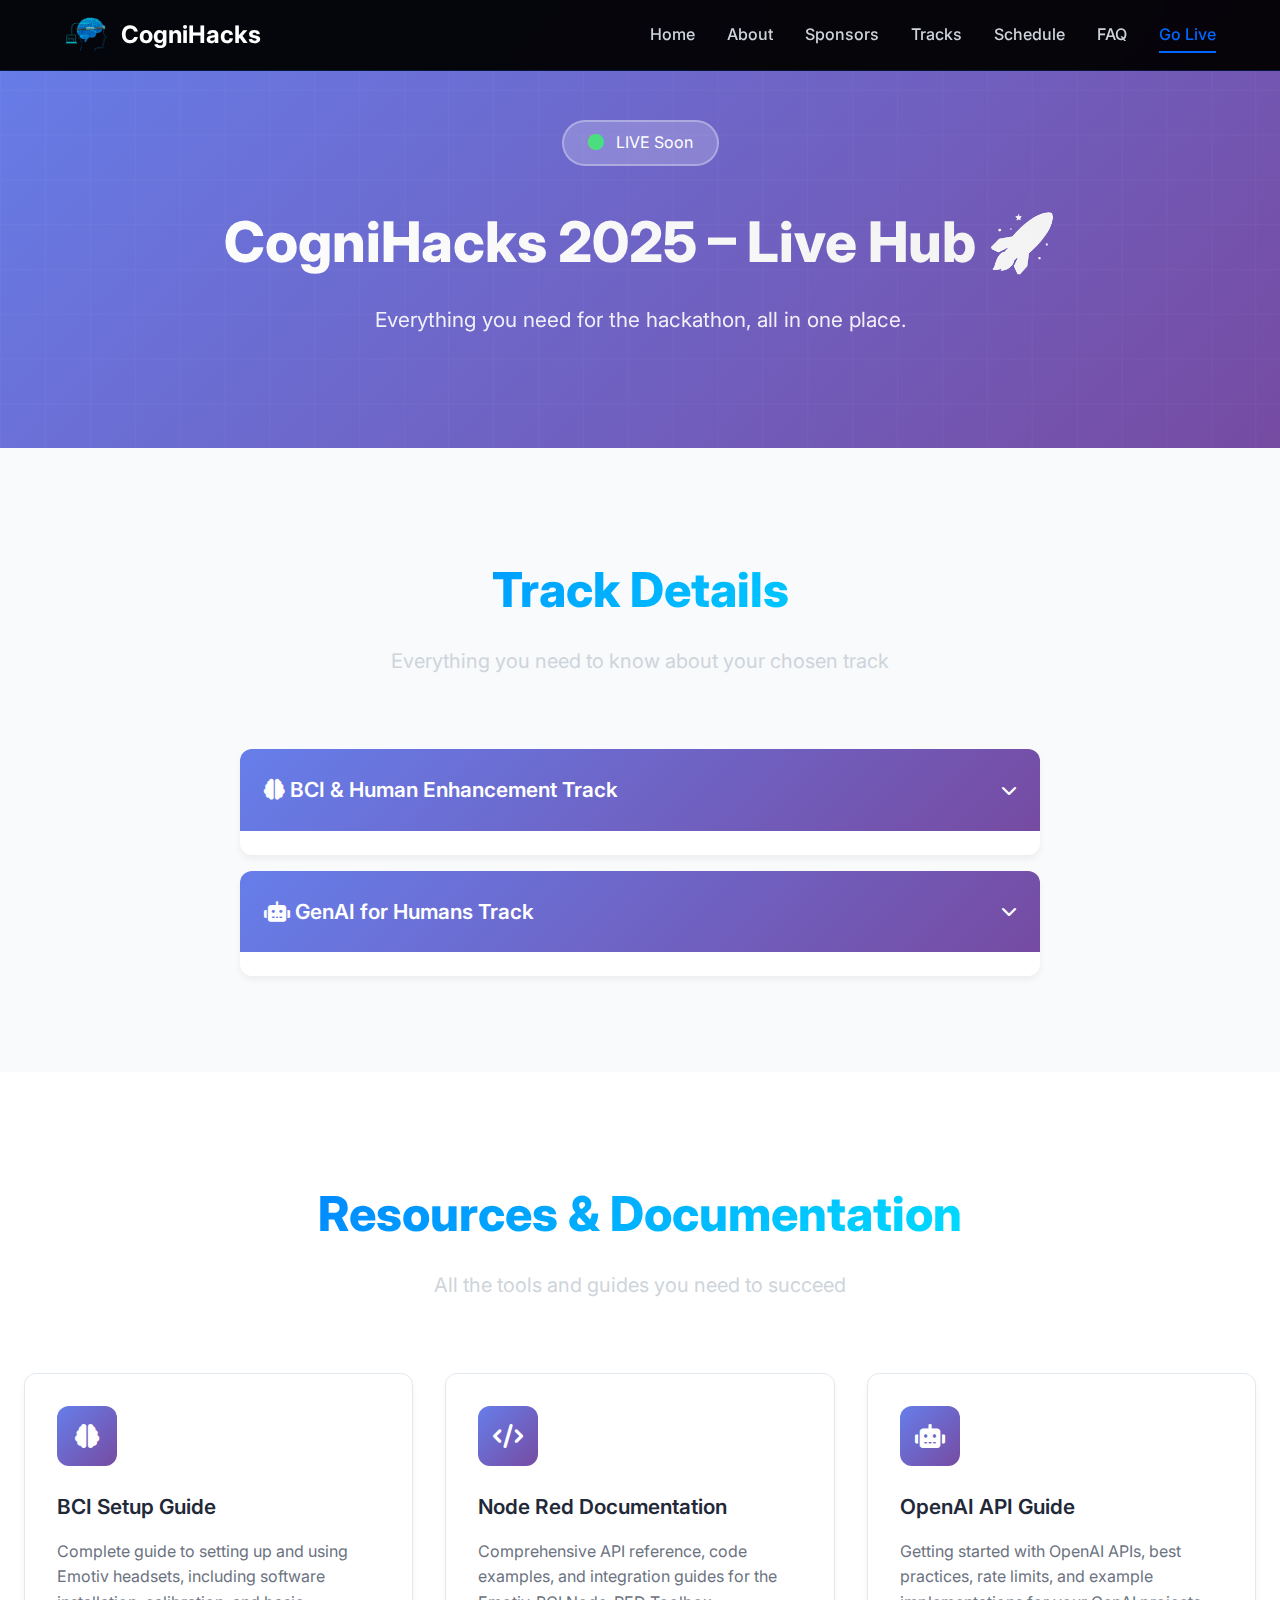
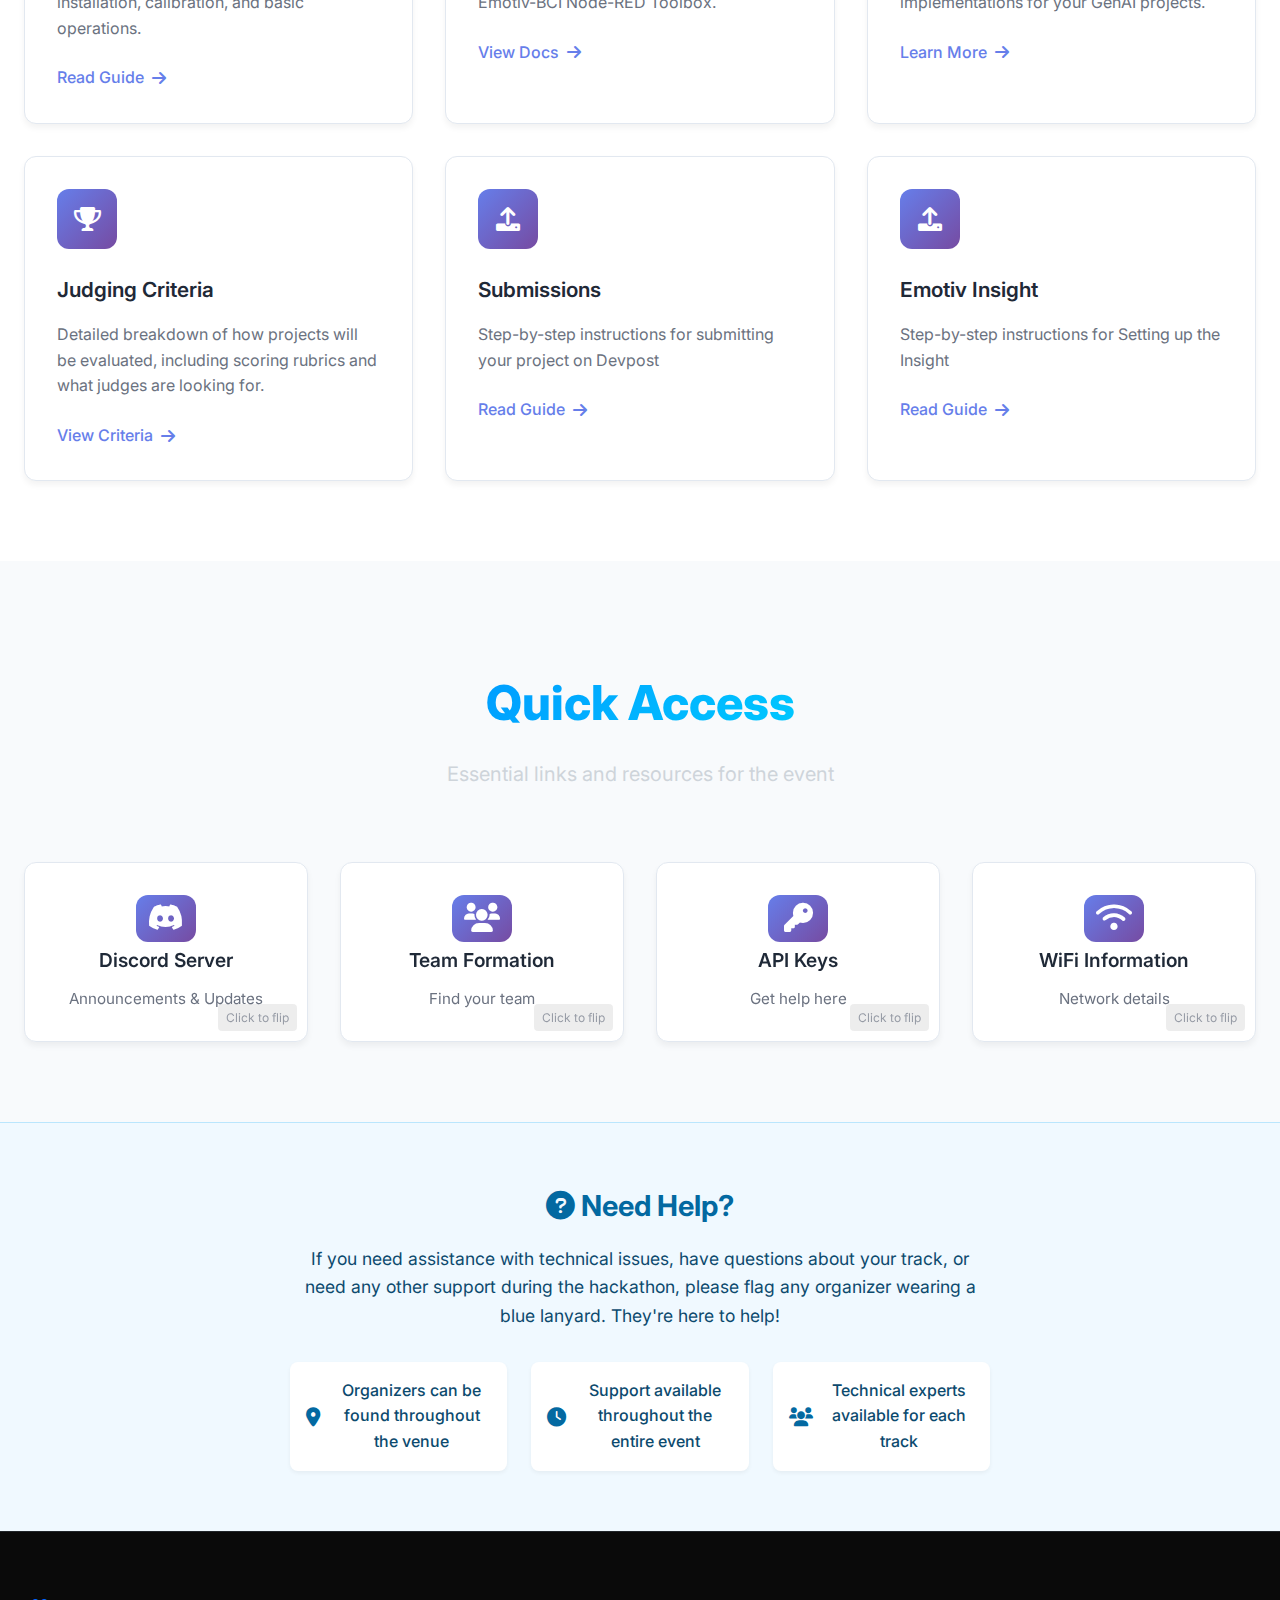
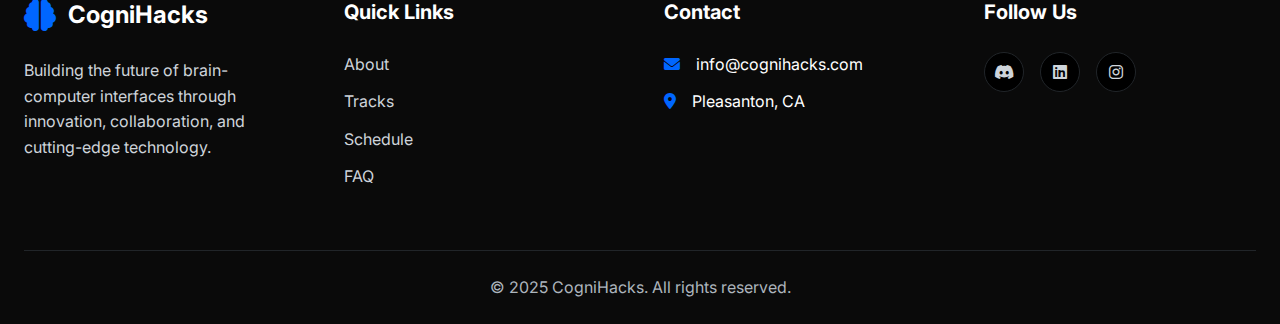
<file: live.html>
<!DOCTYPE html>
<html lang="en">
<head>
    <meta charset="UTF-8">
    <meta name="viewport" content="width=device-width, initial-scale=1.0">
    <title>CogniHacks 2025 - Live Hub</title>
    <meta name="description"   content="CogniHacks 2025 Live Hub - Everything you need for the hackathon, all in one place">
    <meta name="keywords" content="hackathon, neurotechnology, BCI, AI, brain-computer interface, live">
    <link rel="stylesheet" href="styles.css">
    <link rel="stylesheet" href="https://cdnjs.cloudflare.com/ajax/libs/font-awesome/6.0.0/css/all.min.css">
    <link rel="preconnect" href="https://fonts.googleapis.com">
    <link rel="preconnect" href="https://fonts.gstatic.com" crossorigin>
    <link href="https://fonts.googleapis.com/css2?family=Inter:wght@300;400;500;600;700;800;900&display=swap" rel="stylesheet">
    <style>
        .live-hero {
            background: linear-gradient(135deg, #667eea 0%, #764ba2 100%);
            color: white;
            padding: 120px 0 80px;
            text-align: center;
            position: relative;
            overflow: hidden;
        }

        .live-hero::before {
            content: '';
            position: absolute;
            top: 0;
            left: 0;
            right: 0;
            bottom: 0;
            background: url('data:image/svg+xml,<svg xmlns="http://www.w3.org/2000/svg" viewBox="0 0 100 100"><defs><pattern id="grid" width="10" height="10" patternUnits="userSpaceOnUse"><path d="M 10 0 L 0 0 0 10" fill="none" stroke="rgba(255,255,255,0.1)" stroke-width="0.5"/></pattern></defs><rect width="100" height="100" fill="url(%23grid)"/></svg>');
            opacity: 0.3;
        }

        .live-hero-content {
            position: relative;
            z-index: 2;
        }

        .live-hero h1 {
            font-size: 3.5rem;
            font-weight: 800;
            margin-bottom: 1rem;
            background: linear-gradient(45deg, #fff, #f0f0f0);
            -webkit-background-clip: text;
            -webkit-text-fill-color: transparent;
            background-clip: text;
        }

        .live-hero p {
            font-size: 1.3rem;
            margin-bottom: 2rem;
            opacity: 0.9;
        }

        .live-status {
            display: inline-block;
            background: rgba(255, 255, 255, 0.2);
            padding: 0.5rem 1.5rem;
            border-radius: 25px;
            border: 2px solid rgba(255, 255, 255, 0.3);
            margin-bottom: 2rem;
        }

        .live-status i {
            color: #4ade80;
            margin-right: 0.5rem;
            animation: pulse 2s infinite;
        }

        @keyframes pulse {
            0%, 100% { opacity: 1; }
            50% { opacity: 0.5; }
        }

        .tracks-section {
            padding: 80px 0;
            background: #f8fafc;
        }

        .track-accordion {
            max-width: 800px;
            margin: 0 auto;
        }

        .track-item {
            background: white;
            border-radius: 12px;
            margin-bottom: 1rem;
            box-shadow: 0 4px 6px rgba(0, 0, 0, 0.05);
            overflow: hidden;
            transition: all 0.3s ease;
        }

        .track-item:hover {
            box-shadow: 0 8px 25px rgba(0, 0, 0, 0.1);
            transform: translateY(-2px);
        }

        .track-header {
            padding: 1.5rem;
            cursor: pointer;
            display: flex;
            align-items: center;
            justify-content: space-between;
            background: linear-gradient(135deg, #667eea 0%, #764ba2 100%);
            color: white;
        }

        .track-header h3 {
            margin: 0;
            font-size: 1.3rem;
            font-weight: 600;
        }

        .track-header i {
            transition: transform 0.3s ease;
        }

        .track-item.active .track-header i {
            transform: rotate(180deg);
        }

        .track-content {
            max-height: 0;
            overflow: hidden;
            transition: max-height 0.3s ease;
        }

        .track-item.active .track-content {
            max-height: 1000px;
        }

        .track-details {
            padding: 1.5rem;
            border-top: 1px solid #e2e8f0;
        }

        .track-overview {
            margin-bottom: 1.5rem;
        }

        .track-overview h4 {
            color: #374151;
            margin-bottom: 0.5rem;
            font-size: 1.1rem;
        }

        .track-overview p {
            color: #6b7280;
            line-height: 1.6;
        }

        .track-rules {
            margin-bottom: 1.5rem;
        }

        .track-rules h4 {
            color: #374151;
            margin-bottom: 0.5rem;
            font-size: 1.1rem;
        }

        .track-rules ul {
            color: #6b7280;
            padding-left: 1.5rem;
        }

        .track-rules li {
            margin-bottom: 0.5rem;
            line-height: 1.5;
        }

        .track-special {
            background: #fef3c7;
            border: 1px solid #f59e0b;
            border-radius: 8px;
            padding: 1rem;
        }

        .track-special h4 {
            color: #92400e;
            margin-bottom: 0.5rem;
            font-size: 1.1rem;
        }

        .track-special p {
            color: #92400e;
            margin: 0;
            line-height: 1.5;
        }

        .resources-section {
            padding: 80px 0;
            background: white;
        }

        .resources-grid {
            display: grid;
            grid-template-columns: repeat(auto-fit, minmax(300px, 1fr));
            gap: 2rem;
            margin-top: 3rem;
        }

        .resource-card {
            background: white;
            border-radius: 12px;
            padding: 2rem;
            box-shadow: 0 4px 6px rgba(0, 0, 0, 0.05);
            border: 1px solid #e2e8f0;
            transition: all 0.3s ease;
            cursor: pointer;
        }

        .resource-card:hover {
            box-shadow: 0 8px 25px rgba(0, 0, 0, 0.1);
            transform: translateY(-4px);
            border-color: #667eea;
        }

        .resource-icon {
            width: 60px;
            height: 60px;
            background: linear-gradient(135deg, #667eea 0%, #764ba2 100%);
            border-radius: 12px;
            display: flex;
            align-items: center;
            justify-content: center;
            margin-bottom: 1.5rem;
        }

        .resource-icon i {
            font-size: 1.5rem;
            color: white;
        }

        .resource-card h3 {
            color: #1f2937;
            margin-bottom: 1rem;
            font-size: 1.3rem;
            font-weight: 600;
        }

        .resource-card p {
            color: #6b7280;
            line-height: 1.6;
            margin-bottom: 1.5rem;
        }

        .resource-link {
            color: #667eea;
            text-decoration: none;
            font-weight: 500;
            display: flex;
            align-items: center;
            gap: 0.5rem;
        }

        .resource-link:hover {
            color: #5a67d8;
        }

        .quick-links-section {
            padding: 80px 0;
            background: #f8fafc;
        }

        .quick-links-grid {
            display: grid;
            grid-template-columns: repeat(auto-fit, minmax(280px, 1fr));
            gap: 2rem;
            margin-top: 3rem;
        }

        .quick-link-card {
            position: relative;
            height: 180px;
            perspective: 1000px;
            cursor: pointer;
        }

        .quick-link-inner {
            position: relative;
            width: 100%;
            height: 100%;
            text-align: center;
            transition: transform 0.8s;
            transform-style: preserve-3d;
        }

        .quick-link-card.flipped .quick-link-inner {
            transform: rotateY(180deg);
        }

        .quick-link-front, .quick-link-back {
            position: absolute;
            width: 100%;
            height: 100%;
            backface-visibility: hidden;
            border-radius: 12px;
            display: flex;
            flex-direction: column;
            align-items: center;
            justify-content: center;
            padding: 2rem;
            box-shadow: 0 4px 6px rgba(0, 0, 0, 0.05);
            transition: all 0.3s ease;
        }

        .quick-link-front {
            background: white;
            border: 1px solid #e2e8f0;
        }

        .quick-link-back {
            background: linear-gradient(135deg, #667eea 0%, #764ba2 100%);
            color: white;
            transform: rotateY(180deg);
        }

        .quick-link-card:hover .quick-link-front {
            box-shadow: 0 8px 25px rgba(0, 0, 0, 0.1);
            transform: translateY(-4px);
        }

        .quick-link-icon {
            width: 60px;
            height: 60px;
            background: linear-gradient(135deg, #667eea 0%, #764ba2 100%);
            border-radius: 12px;
            display: flex;
            align-items: center;
            justify-content: center;
            margin-bottom: 0.2rem;
        }

        .quick-link-icon i {
            font-size: 1.8rem;
            color: white;
        }

        .quick-link-card h3 {
            color: #1f2937;
            margin-bottom: 0.75rem;
            font-size: 1.2rem;
            font-weight: 600;
        }

        .quick-link-card p {
            color: #6b7280;
            line-height: 1.4;
            margin: 0;
            font-size: 0.95rem;
        }

        .quick-link-back h3 {
            color: white;
            margin-bottom: 1rem;
        }

        .quick-link-back p {
            color: rgba(255, 255, 255, 0.9);
            margin-bottom: 1rem;
        }

        .quick-link-back ul {
            color: rgba(255, 255, 255, 0.9);
            margin: 0;
            padding-left: 1.5rem;
            text-align: left;
        }

        .quick-link-back li {
            margin-bottom: 0.5rem;
            font-size: 0.9rem;
        }

        .quick-link-back strong {
            color: white;
        }

        .discord-link {
            display: inline-block;
            background: #5865f2;
            color: white;
            padding: 0.75rem 1.5rem;
            border-radius: 8px;
            text-decoration: none;
            font-weight: 600;
            margin-top: 1rem;
            transition: background 0.3s ease;
        }

        .discord-link:hover {
            background: #4752c4;
        }

        .flip-instruction {
            position: absolute;
            bottom: 10px;
            right: 10px;
            background: rgba(0, 0, 0, 0.1);
            color: #6b7280;
            padding: 0.25rem 0.5rem;
            border-radius: 4px;
            font-size: 0.75rem;
            opacity: 0.7;
        }

        .help-section {
            padding: 60px 0;
            background: #f0f9ff;
            border-top: 1px solid #bae6fd;
        }

        .help-content {
            text-align: center;
            max-width: 700px;
            margin: 0 auto;
        }

        .help-content h2 {
            color: #0369a1;
            margin-bottom: 1rem;
            font-size: 1.8rem;
        }

        .help-content p {
            color: #0c4a6e;
            margin-bottom: 2rem;
            line-height: 1.6;
            font-size: 1.1rem;
        }

        .help-info {
            display: grid;
            grid-template-columns: repeat(auto-fit, minmax(200px, 1fr));
            gap: 1.5rem;
            margin-top: 2rem;
        }

        .help-item {
            display: flex;
            align-items: center;
            gap: 0.75rem;
            padding: 1rem;
            background: white;
            border-radius: 8px;
            box-shadow: 0 2px 4px rgba(0, 0, 0, 0.05);
        }

        .help-item i {
            color: #0369a1;
            font-size: 1.2rem;
        }

        .help-item span {
            color: #0c4a6e;
            font-weight: 500;
        }

        @media (max-width: 768px) {
            .live-hero h1 {
                font-size: 2.5rem;
            }
            
            .live-hero p {
                font-size: 1.1rem;
            }
            
            .resources-grid {
                grid-template-columns: 1fr;
            }
            
            .quick-links-grid {
                grid-template-columns: 1fr;
                margin: 0 1rem;
            }
            
            .help-info {
                grid-template-columns: 1fr;
            }
        }
    </style>
</head>
<body>
    <!-- Navigation -->
    <nav class="navbar" id="navbar">
        <div class="nav-container">
            <div class="nav-logo">
                <img src="./assets/sponsors/cognihacks-logo.png" alt="CogniHacks Logo" />
                <span class="logo-text">CogniHacks</span>
            </div>
            
            <div class="nav-menu" id="navMenu">
                <a href="index.html#home" class="nav-link">Home</a>
                <a href="index.html#about" class="nav-link">About</a>
                <a href="index.html#sponsors" class="nav-link">Sponsors</a>
                <a href="index.html#tracks" class="nav-link">Tracks</a>
                <a href="index.html#schedule" class="nav-link">Schedule</a>
                <a href="index.html#faq" class="nav-link">FAQ</a>
                <a href="live.html" class="nav-link active">Go Live</a>
            </div>
            
            <div class="nav-toggle" id="navToggle">
                <span></span>
                <span></span>
                <span></span>
            </div>
        </div>
    </nav>

    <!-- Live Hero Section -->
    <section class="live-hero">
        <div class="live-hero-content">
            <div class="live-status">
                <i class="fas fa-circle"></i>
                <span>LIVE Soon</span>
            </div>
            <h1>CogniHacks 2025 – Live Hub 🚀</h1>
            <p>Everything you need for the hackathon, all in one place.</p>
        </div>
    </section>

    <!-- Tracks Section -->
    <section class="tracks-section">
        <div class="container">
            <div class="section-header">
                <h2 class="section-title">Track Details</h2>
                <p class="section-subtitle">Everything you need to know about your chosen track</p>
            </div>
            
            <div class="track-accordion">
                <!-- BCI Track -->
                <div class="track-item" onclick="toggleTrack(this)">
                    <div class="track-header">
                        <h3><i class="fas fa-brain"></i> BCI & Human Enhancement Track</h3>
                        <i class="fas fa-chevron-down"></i>
                    </div>
                    <div class="track-content">
                        <div class="track-details">
                            <div class="track-overview">
                                <h4>Prompt</h4>
                                <p>Coming Soon!</p>
                            </div>
                            
                            <div class="track-rules">
                                <h4>Rules & Requirements</h4>
                                <ul>
                                    <li>Minimum team size: 5 members</li>
                                    <li>Must use provided Emotiv hardware (Insights/Mn8 & Pro Licenses)</li>
                                    <li>No hardware modifications allowed</li>
                                    <li>Projects must demonstrate real-time BCI functionality</li>
                                    <li>Focus on practical applications and user experience</li>
                                </ul>
                            </div>
                            
                            <div class="track-special">
                                <h4>Special Notes</h4>
                                <p><strong>Hardware Access:</strong> Each team will receive Emotiv Insights headsets, Mn8 headphones, and Emotiv Pro software licenses. Training sessions will be provided at 9:45 AM.</p>
                            </div>
                        </div>
                    </div>
                </div>

                <!-- GenAI Track -->
                <div class="track-item" onclick="toggleTrack(this)">
                    <div class="track-header">
                        <h3><i class="fas fa-robot"></i> GenAI for Humans Track</h3>
                        <i class="fas fa-chevron-down"></i>
                    </div>
                    <div class="track-content">
                        <div class="track-details">
                            <div class="track-overview">
                                <h4>Prompt</h4>
                                <p>Create novel applications that harness brain signals to make human–computer interaction more natural, accessible, and impactful.</p>
                            </div>
                            
                            <div class="track-rules">
                                <h4>Rules & Requirements</h4>
                                <ul>
                                    <li>Team size: 2-6 members</li>
                                    <li>Must integrate at least one AI/ML service or API</li>
                                    <li>Projects should solve real human problems</li>
                                    <li>Focus on user experience and accessibility</li>
                                    <li>Can use any programming language or framework</li>
                                </ul>
                            </div>
                            
                            <div class="track-special">
                                <h4>Special Notes</h4>
                                <p><strong>API Access:</strong> OpenAI API keys will be provided. Demo project will be showcased at 9:45 AM. Hacking starts at 10:00 AM.</p>
                            </div>
                        </div>
                    </div>
                </div>


            </div>
        </div>
    </section>

    <!-- Resources Section -->
    <section class="resources-section">
        <div class="container">
            <div class="section-header">
                <h2 class="section-title">Resources & Documentation</h2>
                <p class="section-subtitle">All the tools and guides you need to succeed</p>
            </div>
            
            <div class="resources-grid">
                <div class="resource-card" onclick="openResource('bci-setup')">
                    <div class="resource-icon">
                        <i class="fas fa-brain"></i>
                    </div>
                    <h3>BCI Setup Guide</h3>
                    <p>Complete guide to setting up and using Emotiv headsets, including software installation, calibration, and basic operations.</p>
                    <div class="resource-link">
                        <span>Read Guide</span>
                        <i class="fas fa-arrow-right"></i>
                    </div>
                </div>

                <div class="resource-card" onclick="goToLink('https://emotiv.gitbook.io/emotivbci-node-red-toolbox')">
                    <div class="resource-icon">
                        <i class="fas fa-code"></i>
                    </div>
                    <h3>Node Red Documentation</h3>
                    <p>Comprehensive API reference, code examples, and integration guides for the Emotiv-BCI Node-RED Toolbox.</p>
                    <div class="resource-link">
                        <span>View Docs</span>
                        <i class="fas fa-arrow-right"></i>
                    </div>
                </div>

                <div class="resource-card" onclick="openResource('openai-api')">
                    <div class="resource-icon">
                        <i class="fas fa-robot"></i>
                    </div>
                    <h3>OpenAI API Guide</h3>
                    <p>Getting started with OpenAI APIs, best practices, rate limits, and example implementations for your GenAI projects.</p>
                    <div class="resource-link">
                        <span>Learn More</span>
                        <i class="fas fa-arrow-right"></i>
                    </div>
                </div>

                

                <div class="resource-card" onclick="openResource('judging-criteria')">
                    <div class="resource-icon">
                        <i class="fas fa-trophy"></i>
                    </div>
                    <h3>Judging Criteria</h3>
                    <p>Detailed breakdown of how projects will be evaluated, including scoring rubrics and what judges are looking for.</p>
                    <div class="resource-link">
                        <span>View Criteria</span>
                        <i class="fas fa-arrow-right"></i>
                    </div>
                </div>

                <div class="resource-card" onclick="goToLink('https://cognihacks.devpost.com/')">
                    <div class="resource-icon">
                        <i class="fas fa-upload"></i>
                    </div>
                    <h3>Submissions</h3>
                    <p>Step-by-step instructions for submitting your project on Devpost</p>
                    <div class="resource-link">
                        <span>Read Guide</span>
                        <i class="fas fa-arrow-right"></i>
                    </div>
                </div>
                <div class="resource-card" onclick="goToLink('https://docs.google.com/document/d/1bCck1u1DCIGX9a_pN2FNpCpCWS69jpSbzIo8F1XrZcY/edit?tab=t.0')">
                    <div class="resource-icon">
                        <i class="fas fa-upload"></i>
                    </div>
                    <h3>Emotiv Insight</h3>
                    <p>Step-by-step instructions for Setting up the Insight</p>
                    <div class="resource-link">
                        <span>Read Guide</span>
                        <i class="fas fa-arrow-right"></i>
                    </div>
                </div>
            </div>
        </div>
    </section>

    <!-- Quick Links Section -->
    <section class="quick-links-section">
        <div class="container">
            <div class="section-header">
                <h2 class="section-title">Quick Access</h2>
                <p class="section-subtitle">Essential links and resources for the event</p>
            </div>
            
            <div class="quick-links-grid">
                <div class="quick-link-card" onclick="toggleQuickLink(this)">
                    <div class="quick-link-inner">
                        <div class="quick-link-front">
                            <div class="quick-link-icon">
                                <i class="fab fa-discord"></i>
                            </div>
                            <h3>Discord Server</h3>
                            <p>Announcements & Updates</p>
                            <div class="flip-instruction">Click to flip</div>
                        </div>
                        <div class="quick-link-back">
                            <h3>Discord Server</h3>
                            <p>Join for team chat, support, and updates.</p>
                            <p>Use #team-formation and.</p>
                            <a href="https://discord.gg/8YpqtHzU" class="discord-link">Join Discord</a>
                          </div>
                    </div>
                </div>


                <div class="quick-link-card" onclick="toggleQuickLink(this)">
                    <div class="quick-link-inner">
                        <div class="quick-link-front">
                            <div class="quick-link-icon">
                                <i class="fas fa-users"></i>
                            </div>
                            <h3>Team Formation</h3>
                            <p>Find your team</p>
                            <div class="flip-instruction">Click to flip</div>
                        </div>
                        <div class="quick-link-back">
                            <h3>Team Formation</h3>
                            <p>Find teammates by skills: BCI, AI, Design, Dev.</p>
                            <p>Organizers can match you onsite.</p>
                          </div>
                          
                    </div>
                </div>

                <div class="quick-link-card" onclick="toggleQuickLink(this)">
                    <div class="quick-link-inner">
                        <div class="quick-link-front">
                            <div class="quick-link-icon">
                                <i class="fas fa-key"></i>
                            </div>
                            <h3>API Keys</h3>
                            <p>Get help here</p>
                            <div class="flip-instruction">Click to flip</div>
                        </div>
                        <div class="quick-link-back">
                            <h3>Help Desk</h3>
                            <p>API Key Allocation & Support.</p>
                            <p>At entrance. Open all day.</p>
                          </div>
                    </div>
                </div>

                <div class="quick-link-card" onclick="toggleQuickLink(this)">
                    <div class="quick-link-inner">
                        <div class="quick-link-front">
                            <div class="quick-link-icon">
                                <i class="fas fa-wifi"></i>
                            </div>
                            <h3>WiFi Information</h3>
                            <p>Network details</p>
                            <div class="flip-instruction">Click to flip</div>
                        </div>
                        <div class="quick-link-back">
                            <h3>WiFi Information</h3>
                            <p>Network: Zoho_Guest | Password at registration.</p>
                            <p>Hotspots allowed if needed.</p>
                          </div>
                    </div>
                </div>

                
            </div>
        </div>
    </section>

    <!-- Help Section -->
    <section class="help-section">
        <div class="container">
            <div class="help-content">
                <h2><i class="fas fa-question-circle"></i> Need Help?</h2>
                <p>If you need assistance with technical issues, have questions about your track, or need any other support during the hackathon, please flag any organizer wearing a blue lanyard. They're here to help!</p>
                <div class="help-info">
                    <div class="help-item">
                        <i class="fas fa-map-marker-alt"></i>
                        <span>Organizers can be found throughout the venue</span>
                    </div>
                    <div class="help-item">
                        <i class="fas fa-clock"></i>
                        <span>Support available throughout the entire event</span>
                    </div>
                    <div class="help-item">
                        <i class="fas fa-users"></i>
                        <span>Technical experts available for each track</span>
                    </div>
                </div>
            </div>
        </div>
    </section>

    <!-- Footer -->
    <footer class="footer">
        <div class="container">
            <div class="footer-content">
                <div class="footer-section">
                    <div class="footer-logo">
                        <i class="fas fa-brain"></i>
                        <span>CogniHacks</span>
                    </div>
                    <p>Building the future of brain-computer interfaces through innovation, collaboration, and cutting-edge technology.</p>
                </div>
                
                <div class="footer-section">
                    <h3>Quick Links</h3>
                    <ul class="footer-links">
                        <li><a href="#about">About</a></li>
                        <li><a href="#tracks">Tracks</a></li>
                        <li><a href="#schedule">Schedule</a></li>
                        <li><a href="#faq">FAQ</a></li>
                    </ul>
                </div>
                
                <div class="footer-section">
                    <h3>Contact</h3>
                    <ul class="footer-links">
                        <li><i class="fas fa-envelope"></i> info@cognihacks.com</li>
                    
                        <li><i class="fas fa-map-marker-alt"></i> Pleasanton, CA</li>
                    </ul>
                </div>
                
                <div class="footer-section">
                    <h3>Follow Us</h3>
                    <div class="social-links">
                        <a href="https://discord.gg/8YpqtHzU" class="social-link"><i class="fab fa-discord"></i></a>
                        <a href="https://www.linkedin.com/company/cognihacks/?viewAsMember=true" class="social-link"><i class="fab fa-linkedin"></i></a>
                        <a href="https://www.instagram.com/cognihacks/" class="social-link"><i class="fab fa-instagram"></i></a>
                    </div>
                </div>
            </div>
            
            <div class="footer-bottom">
                <p>&copy; 2025 CogniHacks. All rights reserved.</p>
            </div>
        </div>
    </footer>

    <!-- Back to Top Button -->
    <button class="back-to-top" id="backToTop">
        <i class="fas fa-arrow-up"></i>
    </button>

    <script>
        // Track accordion functionality
        function toggleTrack(element) {
            const isActive = element.classList.contains('active');
            
            // Close all tracks
            document.querySelectorAll('.track-item').forEach(item => {
                item.classList.remove('active');
            });
            
            // Open clicked track if it wasn't active
            if (!isActive) {
                element.classList.add('active');
            }
        }

        // Resource opening functionality
        function openResource(slug) {
            // Navigate to the resource page
            window.location.href = `resources/${slug}.html`;
        }

        function goToLink(url) {
            window.location.href = url;
        }

        // Quick link flip card functionality
        function toggleQuickLink(element) {
            element.classList.toggle('flipped');
        }

        // Back to top functionality
        window.addEventListener('scroll', function() {
            const backToTop = document.getElementById('backToTop');
            if (window.pageYOffset > 300) {
                backToTop.style.display = 'block';
            } else {
                backToTop.style.display = 'none';
            }
        });

        document.getElementById('backToTop').addEventListener('click', function() {
            window.scrollTo({
                top: 0,
                behavior: 'smooth'
            });
        });

        // Mobile navigation toggle
        document.getElementById('navToggle').addEventListener('click', function() {
            document.getElementById('navMenu').classList.toggle('active');
            this.classList.toggle('active');
        });

        // Close mobile menu when clicking on a link
        document.querySelectorAll('.nav-link').forEach(link => {
            link.addEventListener('click', () => {
                document.getElementById('navMenu').classList.remove('active');
                document.getElementById('navToggle').classList.remove('active');
            });
        });
    </script>
</body>
</html>
</file>
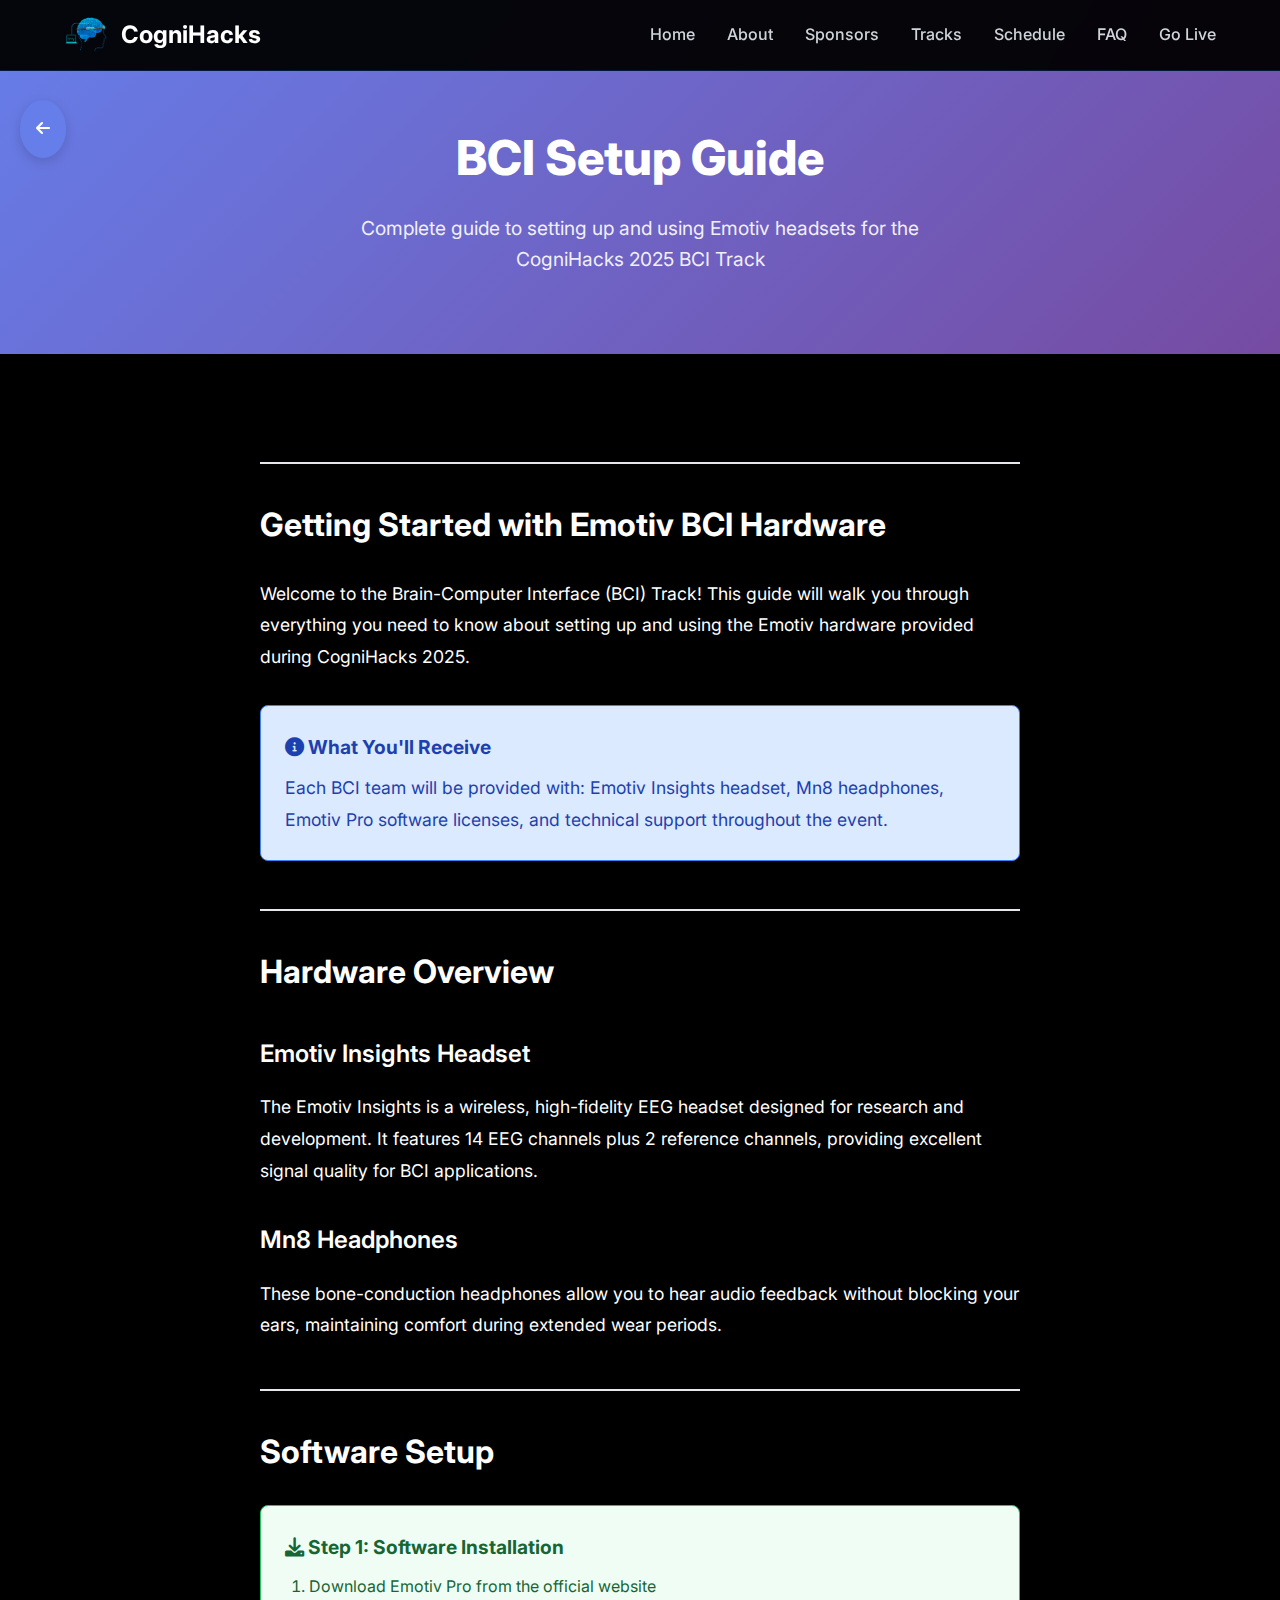
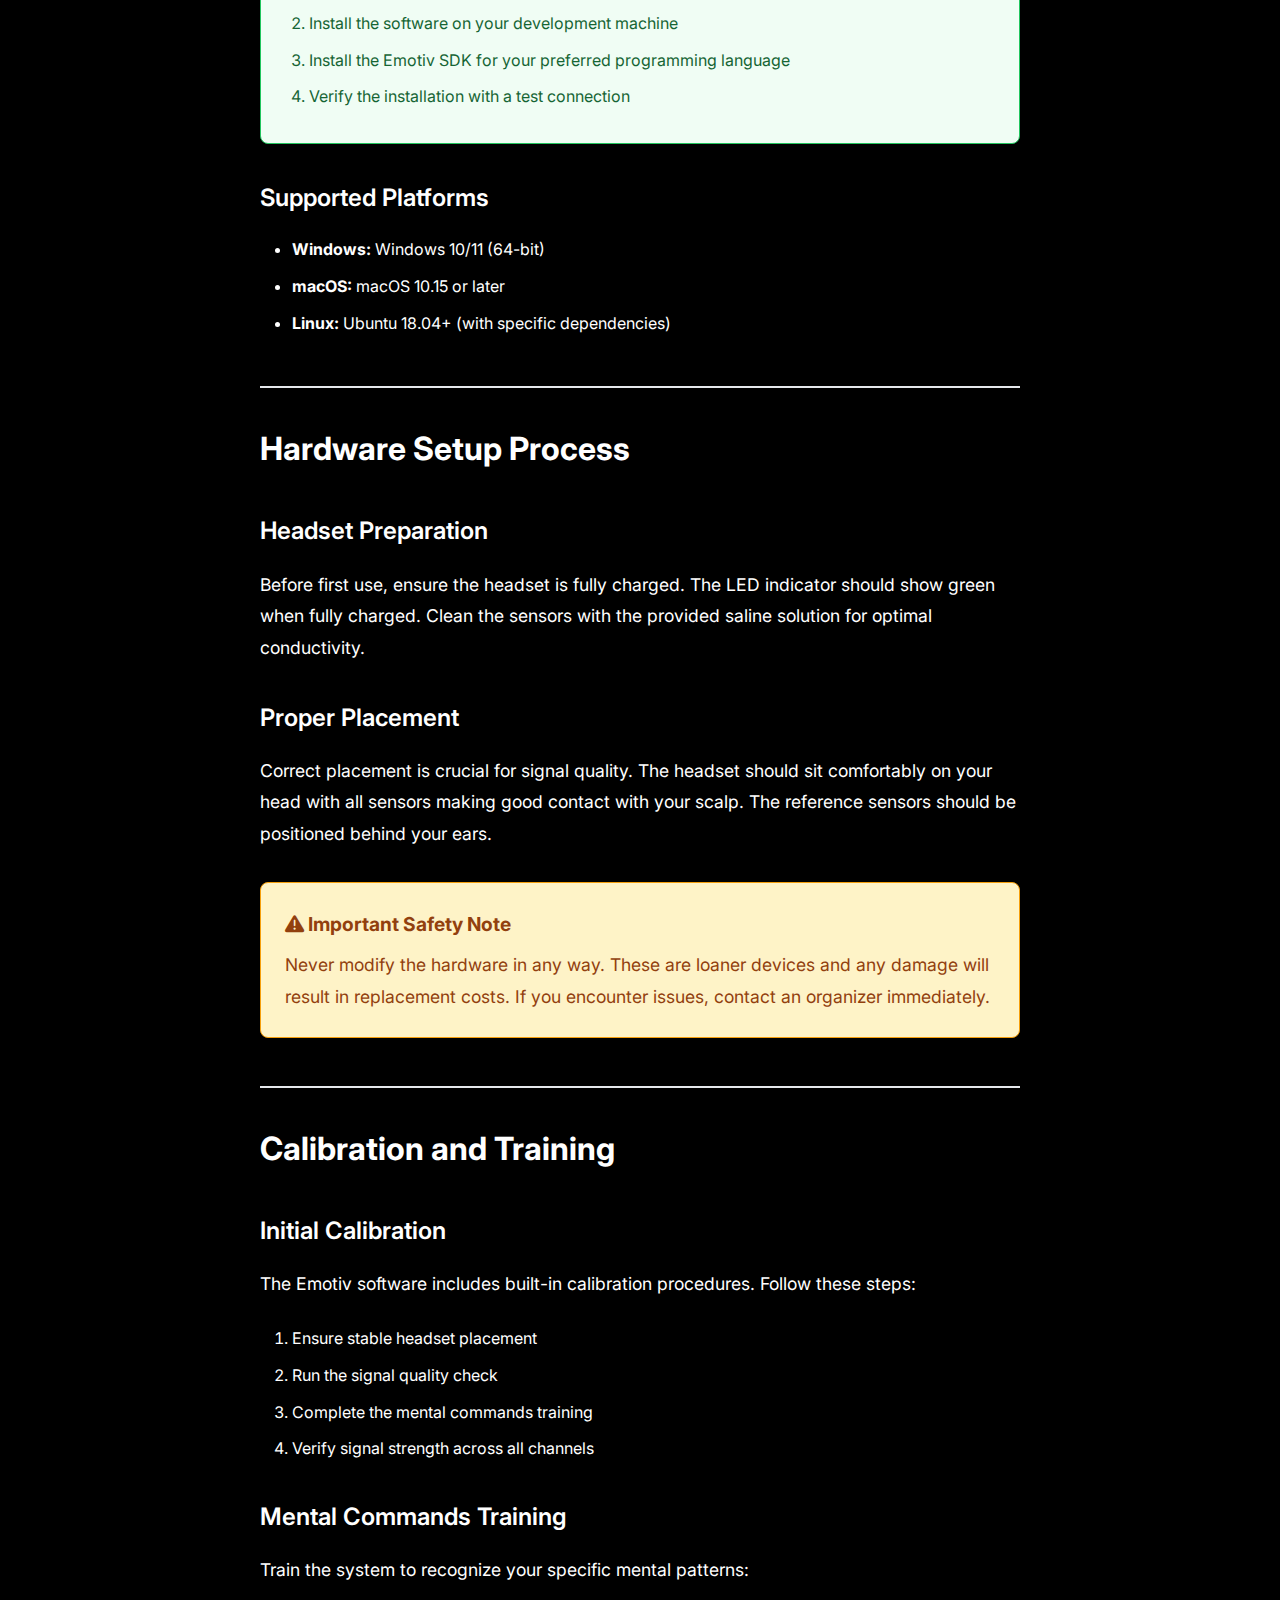
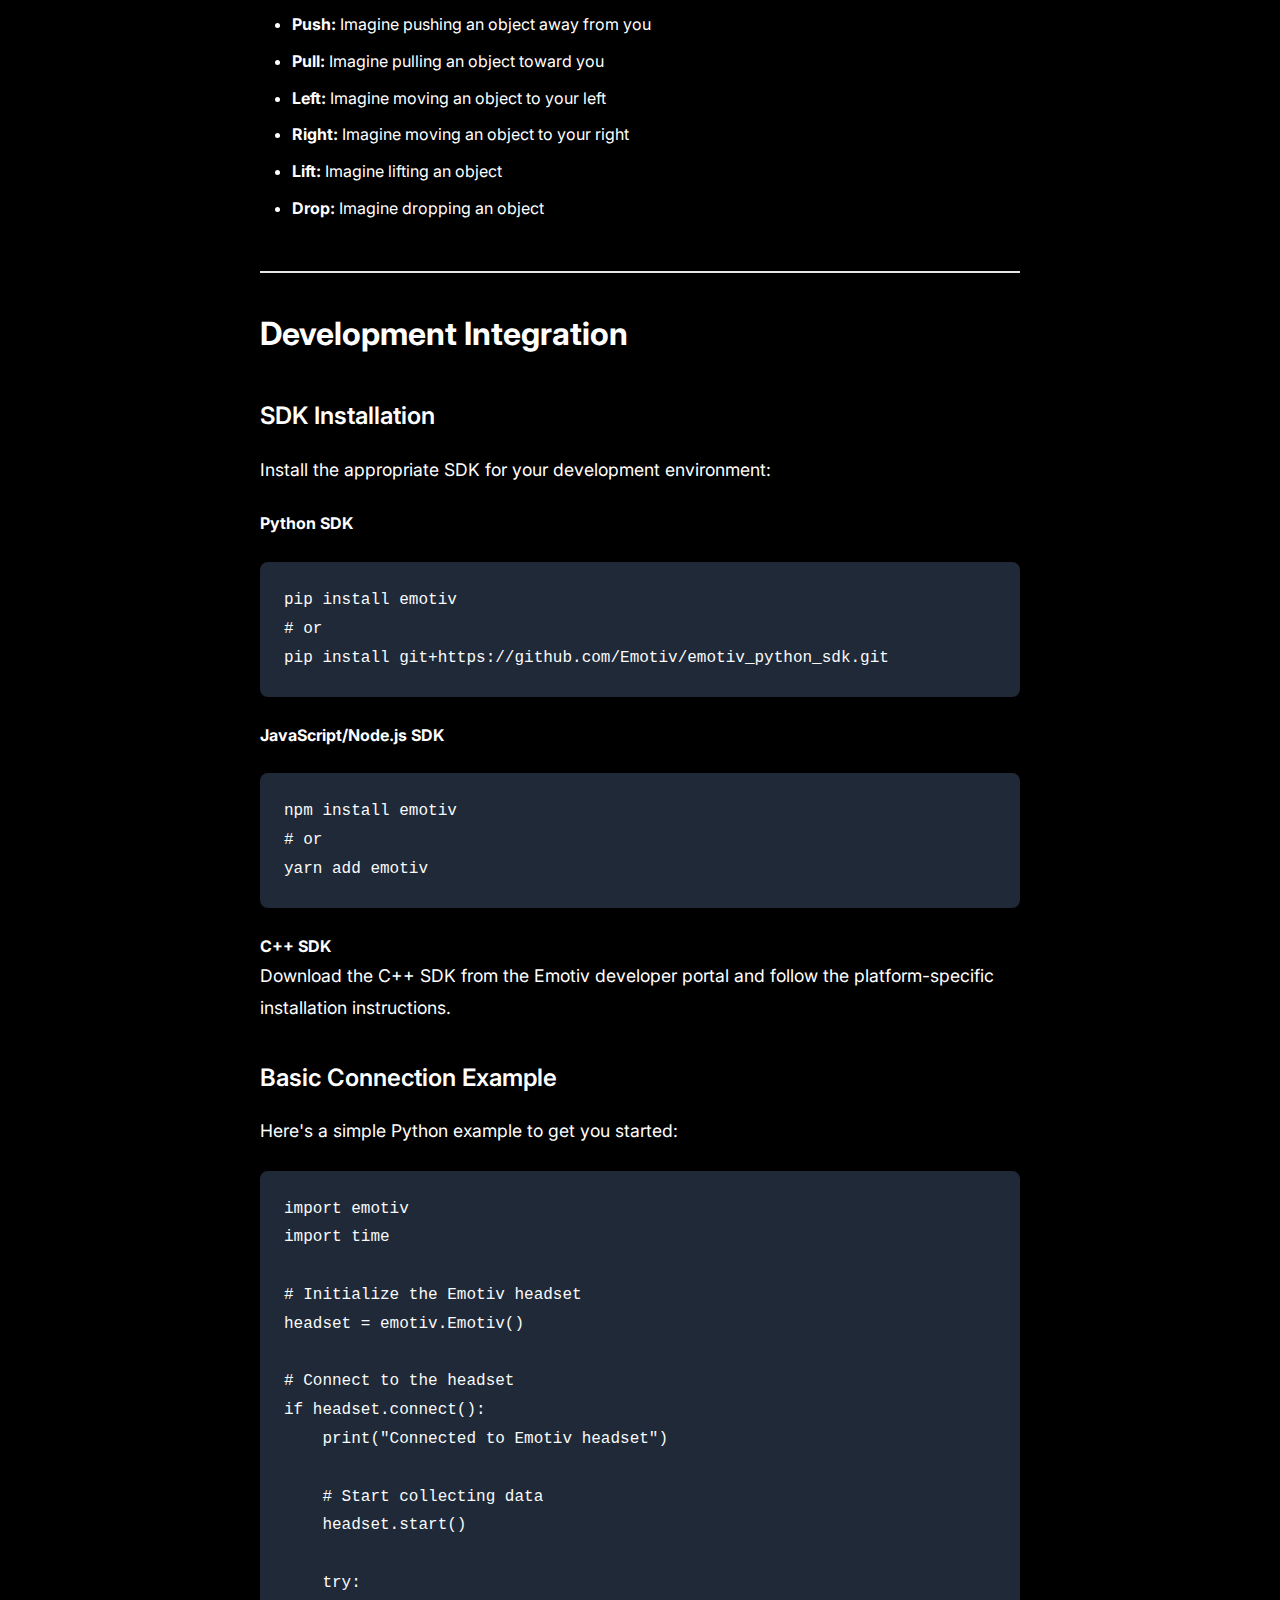
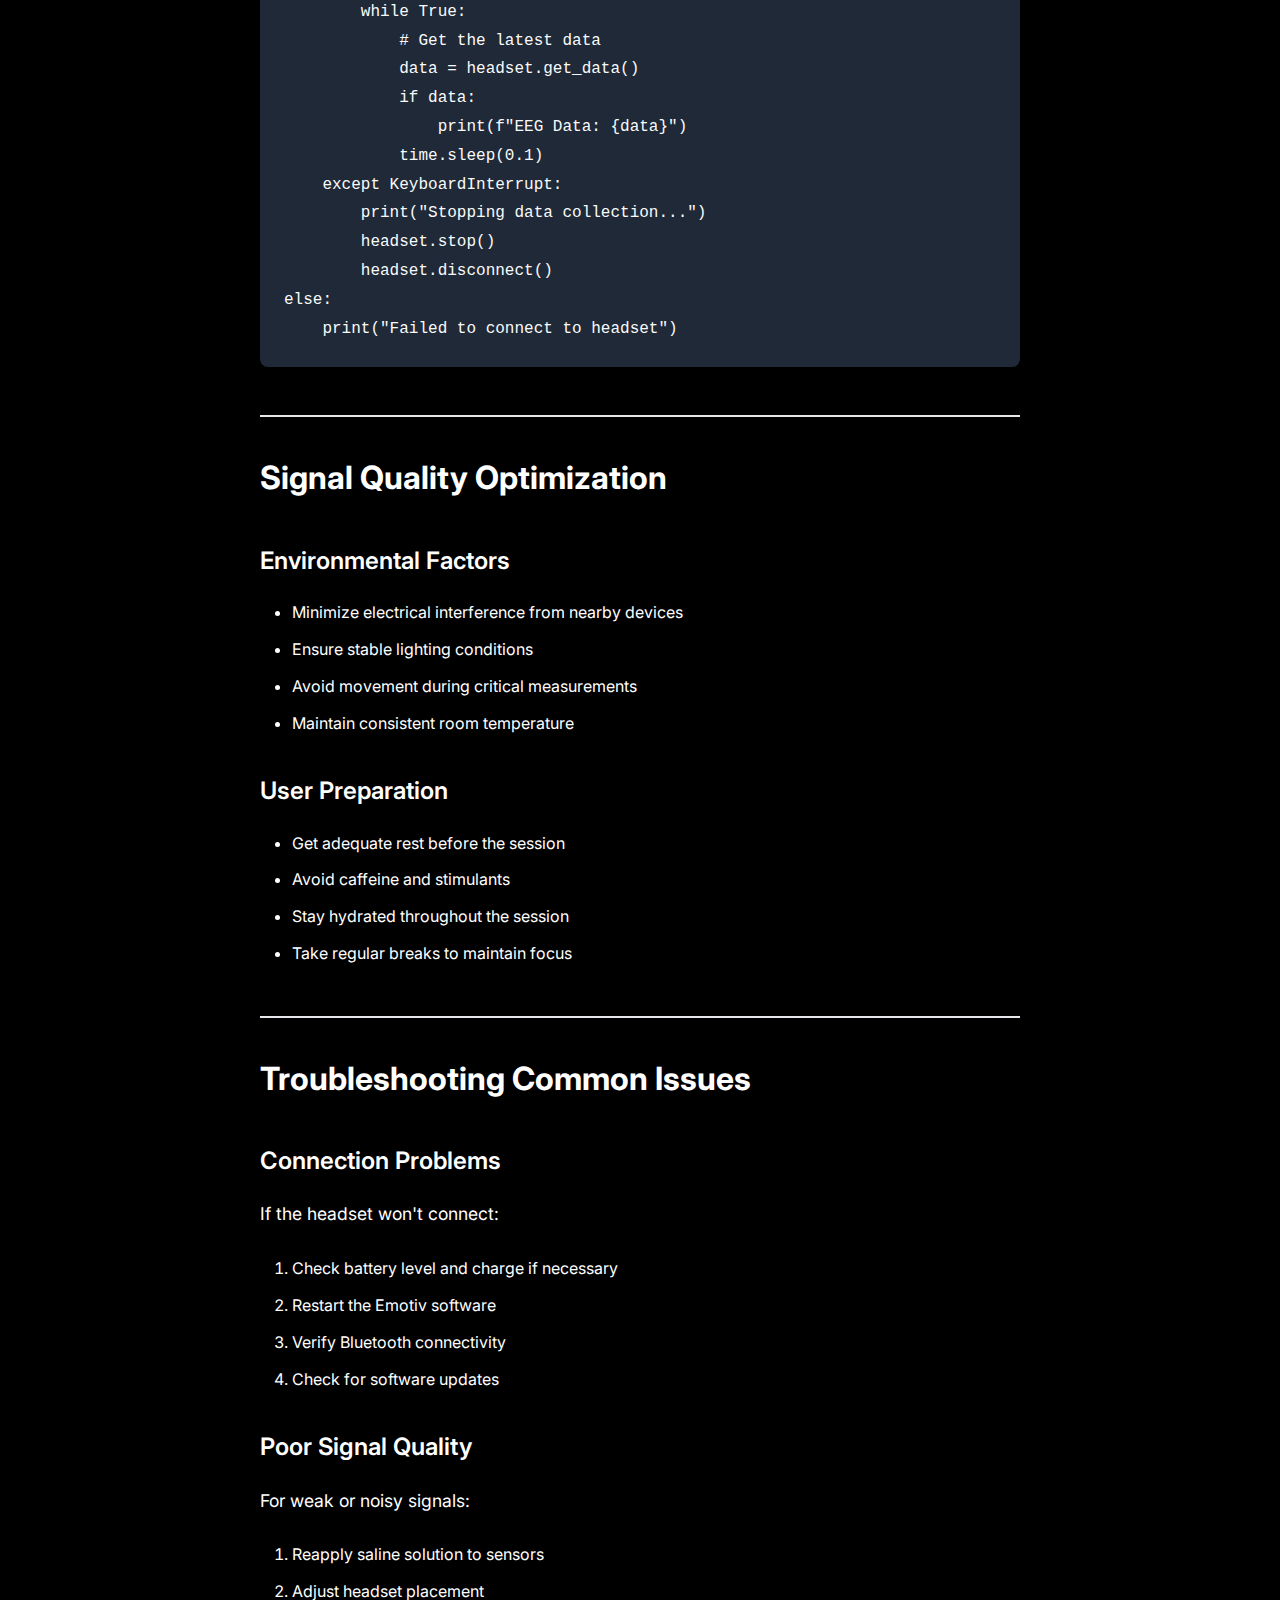
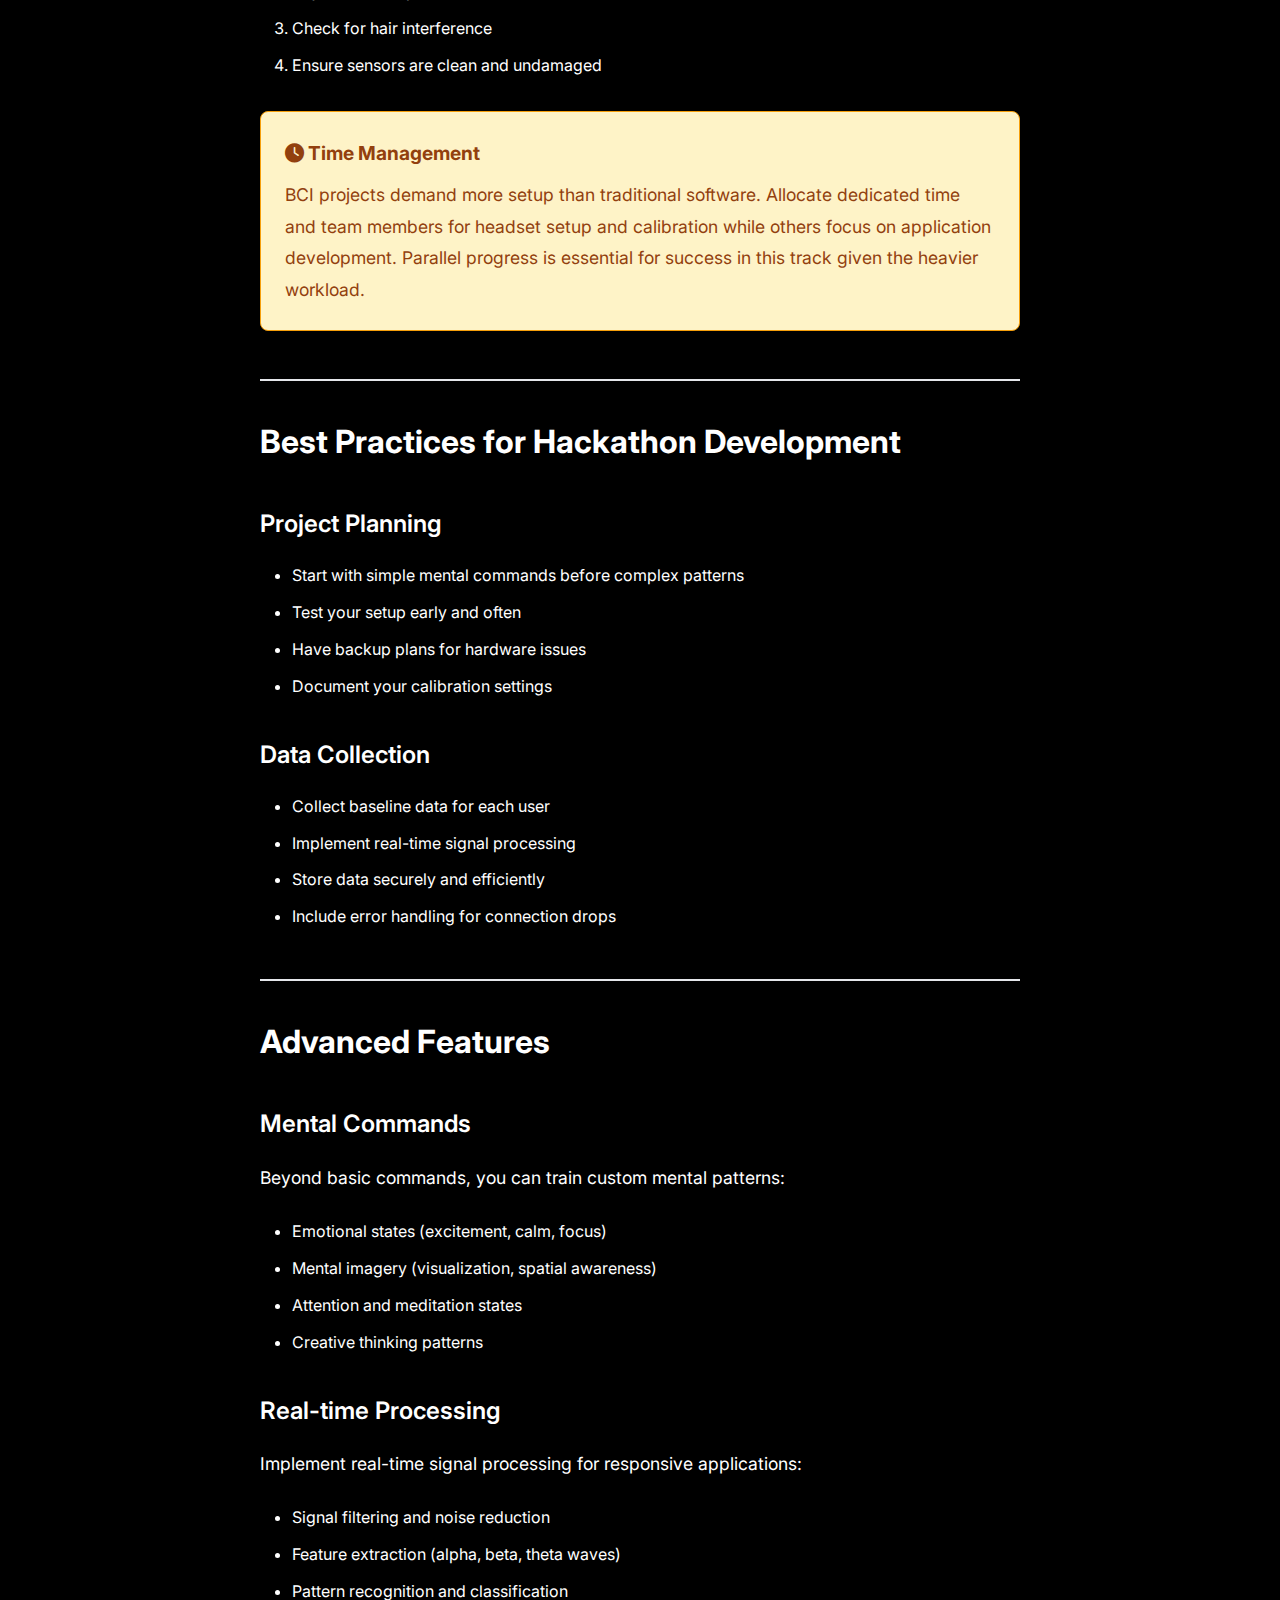
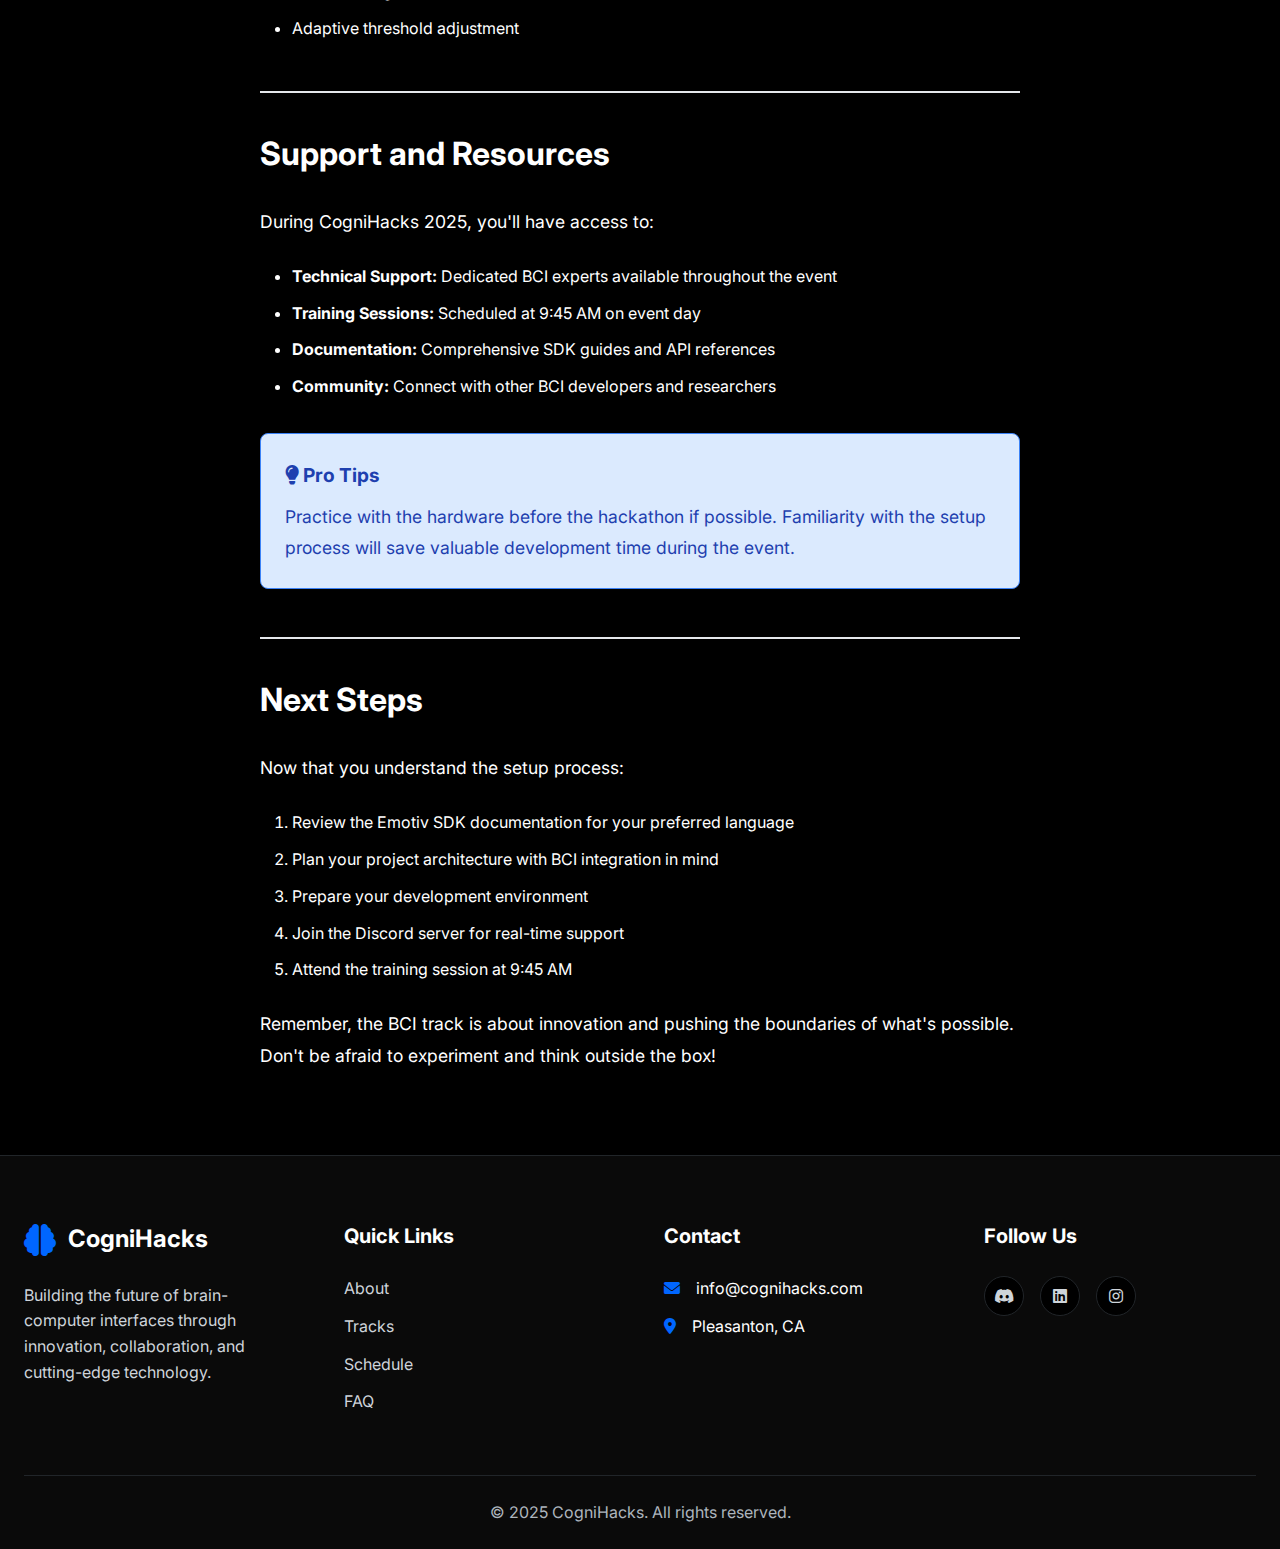
<file: resources/bci-setup.html>
<!DOCTYPE html>
<html lang="en">
<head>
    <meta charset="UTF-8">
    <meta name="viewport" content="width=device-width, initial-scale=1.0">
    <title>BCI Setup Guide - CogniHacks 2025</title>
    <meta name="description" content="Complete guide to setting up and using Emotiv headsets for CogniHacks 2025 BCI Track">
    <link rel="stylesheet" href="../styles.css">
    <link rel="stylesheet" href="https://cdnjs.cloudflare.com/ajax/libs/font-awesome/6.0.0/css/all.min.css">
    <link rel="preconnect" href="https://fonts.googleapis.com">
    <link rel="preconnect" href="https://fonts.gstatic.com" crossorigin>
    <link href="https://fonts.googleapis.com/css2?family=Inter:wght@300;400;500;600;700;800;900&display=swap" rel="stylesheet">
    <style>
        .resource-header {
            background: linear-gradient(135deg, #667eea 0%, #764ba2 100%);
            color: white;
            padding: 120px 0 80px;
            text-align: center;
        }

        .resource-header h1 {
            font-size: 3rem;
            font-weight: 800;
            margin-bottom: 1rem;
        }

        .resource-header p {
            font-size: 1.2rem;
            opacity: 0.9;
            max-width: 600px;
            margin: 0 auto;
        }

        .resource-content {
            max-width: 800px;
            margin: 0 auto;
            padding: 60px 20px;
            line-height: 1.8;
        }

        .resource-content h2 {
            color: #ffffff;
            font-size: 2rem;
            font-weight: 700;
            margin: 3rem 0 1.5rem 0;
            padding-top: 2rem;
            border-top: 2px solid #e5e7eb;
        }

        .resource-content h3 {
            color: #ffffff;
            font-size: 1.5rem;
            font-weight: 600;
            margin: 2rem 0 1rem 0;
        }

        .resource-content p {
            color: #ffffff;
            margin-bottom: 1.5rem;
            font-size: 1.1rem;
        }

        .resource-content ul, .resource-content ol {
            color: #ffffff;
            margin-bottom: 1.5rem;
            padding-left: 2rem;
        }

        .resource-content li {
            margin-bottom: 0.5rem;
        }

        .resource-content code {
            background: #f3f4f6;
            padding: 0.2rem 0.4rem;
            border-radius: 4px;
            font-family: 'Courier New', monospace;
            color: #000000;
        }

        .resource-content pre {
            background: #1f2937;
            color: #f9fafb;
            padding: 1.5rem;
            border-radius: 8px;
            overflow-x: auto;
            margin: 1.5rem 0;
        }

        .resource-content pre code {
            background: none;
            color: inherit;
            padding: 0;
        }

        .warning-box {
            background: #fef3c7;
            border: 1px solid #f59e0b;
            border-radius: 8px;
            padding: 1.5rem;
            margin: 2rem 0;
        }

        .warning-box h4 {
            color: #92400e;
            margin-bottom: 0.5rem;
            font-size: 1.2rem;
        }

        .warning-box p {
            color: #92400e;
            margin: 0;
        }

        .info-box {
            background: #dbeafe;
            border: 1px solid #3b82f6;
            border-radius: 8px;
            padding: 1.5rem;
            margin: 2rem 0;
        }

        .info-box h4 {
            color: #1e40af;
            margin-bottom: 0.5rem;
            font-size: 1.2rem;
        }

        .info-box p {
            color: #1e40af;
            margin: 0;
        }

        .step-box {
            background: #f0fdf4;
            border: 1px solid #22c55e;
            border-radius: 8px;
            padding: 1.5rem;
            margin: 1.5rem 0;
        }

        .step-box h4 {
            color: #166534;
            margin-bottom: 0.5rem;
            font-size: 1.2rem;
        }

        .step-box ol {
            color: #166534;
            margin: 0;
            padding-left: 1.5rem;
        }

        .back-button {
            position: fixed;
            top: 100px;
            left: 20px;
            background: #667eea;
            color: white;
            padding: 1rem;
            border-radius: 50%;
            text-decoration: none;
            box-shadow: 0 4px 12px rgba(0, 0, 0, 0.15);
            transition: all 0.3s ease;
            z-index: 1000;
        }

        .back-button:hover {
            background: #5a67d8;
            transform: translateY(-2px);
            box-shadow: 0 6px 20px rgba(0, 0, 0, 0.2);
        }

        @media (max-width: 768px) {
            .resource-header h1 {
                font-size: 2rem;
            }
            
            .resource-content {
                padding: 40px 20px;
            }
            
            .back-button {
                position: static;
                display: inline-block;
                margin-bottom: 2rem;
                border-radius: 8px;
            }
        }
    </style>
</head>
<body>
    <!-- Navigation -->
    <nav class="navbar" id="navbar">
        <div class="nav-container">
            <div class="nav-logo">
                <img src="../assets/sponsors/cognihacks-logo.png" alt="CogniHacks Logo" />
                <span class="logo-text">CogniHacks</span>
            </div>
            
            <div class="nav-menu" id="navMenu">
                <a href="../index.html#home" class="nav-link">Home</a>
                <a href="../index.html#about" class="nav-link">About</a>
                <a href="../index.html#sponsors" class="nav-link">Sponsors</a>
                <a href="../index.html#tracks" class="nav-link">Tracks</a>
                <a href="../index.html#schedule" class="nav-link">Schedule</a>
                <a href="../index.html#faq" class="nav-link">FAQ</a>
                <a href="../live.html" class="nav-link">Go Live</a>
            </div>
            
            <div class="nav-toggle" id="navToggle">
                <span></span>
                <span></span>
                <span></span>
            </div>
        </div>
    </nav>

    <!-- Back Button -->
    <a href="../live.html" class="back-button">
        <i class="fas fa-arrow-left"></i>
    </a>

    <!-- Resource Header -->
    <section class="resource-header">
        <h1>BCI Setup Guide</h1>
        <p>Complete guide to setting up and using Emotiv headsets for the CogniHacks 2025 BCI Track</p>
    </section>

    <!-- Resource Content -->
    <section class="resource-content">
        <h2>Getting Started with Emotiv BCI Hardware</h2>
        
        <p>Welcome to the Brain-Computer Interface (BCI) Track! This guide will walk you through everything you need to know about setting up and using the Emotiv hardware provided during CogniHacks 2025.</p>

        <div class="info-box">
            <h4><i class="fas fa-info-circle"></i> What You'll Receive</h4>
            <p>Each BCI team will be provided with: Emotiv Insights headset, Mn8 headphones, Emotiv Pro software licenses, and technical support throughout the event.</p>
        </div>

        <h2>Hardware Overview</h2>
        
        <h3>Emotiv Insights Headset</h3>
        <p>The Emotiv Insights is a wireless, high-fidelity EEG headset designed for research and development. It features 14 EEG channels plus 2 reference channels, providing excellent signal quality for BCI applications.</p>
        
        <h3>Mn8 Headphones</h3>
        <p>These bone-conduction headphones allow you to hear audio feedback without blocking your ears, maintaining comfort during extended wear periods.</p>

        <h2>Software Setup</h2>
        
        <div class="step-box">
            <h4><i class="fas fa-download"></i> Step 1: Software Installation</h4>
            <ol>
                <li>Download Emotiv Pro from the official website</li>
                <li>Install the software on your development machine</li>
                <li>Install the Emotiv SDK for your preferred programming language</li>
                <li>Verify the installation with a test connection</li>
            </ol>
        </div>

        <h3>Supported Platforms</h3>
        <ul>
            <li><strong>Windows:</strong> Windows 10/11 (64-bit)</li>
            <li><strong>macOS:</strong> macOS 10.15 or later</li>
            <li><strong>Linux:</strong> Ubuntu 18.04+ (with specific dependencies)</li>
        </ul>

        <h2>Hardware Setup Process</h2>
        
        <h3>Headset Preparation</h3>
        <p>Before first use, ensure the headset is fully charged. The LED indicator should show green when fully charged. Clean the sensors with the provided saline solution for optimal conductivity.</p>

        <h3>Proper Placement</h3>
        <p>Correct placement is crucial for signal quality. The headset should sit comfortably on your head with all sensors making good contact with your scalp. The reference sensors should be positioned behind your ears.</p>

        <div class="warning-box">
            <h4><i class="fas fa-exclamation-triangle"></i> Important Safety Note</h4>
            <p>Never modify the hardware in any way. These are loaner devices and any damage will result in replacement costs. If you encounter issues, contact an organizer immediately.</p>
        </div>

        <h2>Calibration and Training</h2>
        
        <h3>Initial Calibration</h3>
        <p>The Emotiv software includes built-in calibration procedures. Follow these steps:</p>
        <ol>
            <li>Ensure stable headset placement</li>
            <li>Run the signal quality check</li>
            <li>Complete the mental commands training</li>
            <li>Verify signal strength across all channels</li>
        </ol>

        <h3>Mental Commands Training</h3>
        <p>Train the system to recognize your specific mental patterns:</p>
        <ul>
            <li><strong>Push:</strong> Imagine pushing an object away from you</li>
            <li><strong>Pull:</strong> Imagine pulling an object toward you</li>
            <li><strong>Left:</strong> Imagine moving an object to your left</li>
            <li><strong>Right:</strong> Imagine moving an object to your right</li>
            <li><strong>Lift:</strong> Imagine lifting an object</li>
            <li><strong>Drop:</strong> Imagine dropping an object</li>
        </ul>

        <h2>Development Integration</h2>
        
        <h3>SDK Installation</h3>
        <p>Install the appropriate SDK for your development environment:</p>
        
        <h4>Python SDK</h4>
        <pre><code>pip install emotiv
# or
pip install git+https://github.com/Emotiv/emotiv_python_sdk.git</code></pre>

        <h4>JavaScript/Node.js SDK</h4>
        <pre><code>npm install emotiv
# or
yarn add emotiv</code></pre>

        <h4>C++ SDK</h4>
        <p>Download the C++ SDK from the Emotiv developer portal and follow the platform-specific installation instructions.</p>

        <h3>Basic Connection Example</h3>
        <p>Here's a simple Python example to get you started:</p>
        
        <pre><code>import emotiv
import time

# Initialize the Emotiv headset
headset = emotiv.Emotiv()

# Connect to the headset
if headset.connect():
    print("Connected to Emotiv headset")
    
    # Start collecting data
    headset.start()
    
    try:
        while True:
            # Get the latest data
            data = headset.get_data()
            if data:
                print(f"EEG Data: {data}")
            time.sleep(0.1)
    except KeyboardInterrupt:
        print("Stopping data collection...")
        headset.stop()
        headset.disconnect()
else:
    print("Failed to connect to headset")</code></pre>

        <h2>Signal Quality Optimization</h2>
        
        <h3>Environmental Factors</h3>
        <ul>
            <li>Minimize electrical interference from nearby devices</li>
            <li>Ensure stable lighting conditions</li>
            <li>Avoid movement during critical measurements</li>
            <li>Maintain consistent room temperature</li>
        </ul>

        <h3>User Preparation</h3>
        <ul>
            <li>Get adequate rest before the session</li>
            <li>Avoid caffeine and stimulants</li>
            <li>Stay hydrated throughout the session</li>
            <li>Take regular breaks to maintain focus</li>
        </ul>

        <h2>Troubleshooting Common Issues</h2>
        
        <h3>Connection Problems</h3>
        <p>If the headset won't connect:</p>
        <ol>
            <li>Check battery level and charge if necessary</li>
            <li>Restart the Emotiv software</li>
            <li>Verify Bluetooth connectivity</li>
            <li>Check for software updates</li>
        </ol>

        <h3>Poor Signal Quality</h3>
        <p>For weak or noisy signals:</p>
        <ol>
            <li>Reapply saline solution to sensors</li>
            <li>Adjust headset placement</li>
            <li>Check for hair interference</li>
            <li>Ensure sensors are clean and undamaged</li>
        </ol>
        <div class="warning-box">
            <h4><i class="fas fa-clock"></i> Time Management</h4>
            <p>BCI projects demand more setup than traditional software. Allocate dedicated time and team members for headset setup and calibration while others focus on application development. Parallel progress is essential for success in this track given the heavier workload.</p>
        </div>
        <h2>Best Practices for Hackathon Development</h2>
        
        <h3>Project Planning</h3>
        <ul>
            <li>Start with simple mental commands before complex patterns</li>
            <li>Test your setup early and often</li>
            <li>Have backup plans for hardware issues</li>
            <li>Document your calibration settings</li>
        </ul>

        <h3>Data Collection</h3>
        <ul>
            <li>Collect baseline data for each user</li>
            <li>Implement real-time signal processing</li>
            <li>Store data securely and efficiently</li>
            <li>Include error handling for connection drops</li>
        </ul>

        <h2>Advanced Features</h2>
        
        <h3>Mental Commands</h3>
        <p>Beyond basic commands, you can train custom mental patterns:</p>
        <ul>
            <li>Emotional states (excitement, calm, focus)</li>
            <li>Mental imagery (visualization, spatial awareness)</li>
            <li>Attention and meditation states</li>
            <li>Creative thinking patterns</li>
        </ul>

        <h3>Real-time Processing</h3>
        <p>Implement real-time signal processing for responsive applications:</p>
        <ul>
            <li>Signal filtering and noise reduction</li>
            <li>Feature extraction (alpha, beta, theta waves)</li>
            <li>Pattern recognition and classification</li>
            <li>Adaptive threshold adjustment</li>
        </ul>

        <h2>Support and Resources</h2>
        
        <p>During CogniHacks 2025, you'll have access to:</p>
        <ul>
            <li><strong>Technical Support:</strong> Dedicated BCI experts available throughout the event</li>
            <li><strong>Training Sessions:</strong> Scheduled at 9:45 AM on event day</li>
            <li><strong>Documentation:</strong> Comprehensive SDK guides and API references</li>
            <li><strong>Community:</strong> Connect with other BCI developers and researchers</li>
        </ul>

        <div class="info-box">
            <h4><i class="fas fa-lightbulb"></i> Pro Tips</h4>
            <p>Practice with the hardware before the hackathon if possible. Familiarity with the setup process will save valuable development time during the event.</p>
        </div>

        <h2>Next Steps</h2>
        
        <p>Now that you understand the setup process:</p>
        <ol>
            <li>Review the Emotiv SDK documentation for your preferred language</li>
            <li>Plan your project architecture with BCI integration in mind</li>
            <li>Prepare your development environment</li>
            <li>Join the Discord server for real-time support</li>
            <li>Attend the training session at 9:45 AM</li>
        </ol>

        <p>Remember, the BCI track is about innovation and pushing the boundaries of what's possible. Don't be afraid to experiment and think outside the box!</p>

        
    </section>

    <!-- Footer -->
    <footer class="footer">
        <div class="container">
            <div class="footer-content">
                <div class="footer-section">
                    <div class="footer-logo">
                        <i class="fas fa-brain"></i>
                        <span>CogniHacks</span>
                    </div>
                    <p>Building the future of brain-computer interfaces through innovation, collaboration, and cutting-edge technology.</p>
                </div>
                
                <div class="footer-section">
                    <h3>Quick Links</h3>
                    <ul class="footer-links">
                        <li><a href="#about">About</a></li>
                        <li><a href="#tracks">Tracks</a></li>
                        <li><a href="#schedule">Schedule</a></li>
                        <li><a href="#faq">FAQ</a></li>
                    </ul>
                </div>
                
                <div class="footer-section">
                    <h3>Contact</h3>
                    <ul class="footer-links">
                        <li><i class="fas fa-envelope"></i> info@cognihacks.com</li>
                    
                        <li><i class="fas fa-map-marker-alt"></i> Pleasanton, CA</li>
                    </ul>
                </div>
                
                <div class="footer-section">
                    <h3>Follow Us</h3>
                    <div class="social-links">
                        <a href="https://discord.gg/8YpqtHzU" class="social-link"><i class="fab fa-discord"></i></a>
                        <a href="https://www.linkedin.com/company/cognihacks/?viewAsMember=true" class="social-link"><i class="fab fa-linkedin"></i></a>
                        <a href="https://www.instagram.com/cognihacks/" class="social-link"><i class="fab fa-instagram"></i></a>
                    </div>
                </div>
            </div>
            
            <div class="footer-bottom">
                <p>&copy; 2025 CogniHacks. All rights reserved.</p>
            </div>
        </div>
    </footer>

    <script>
        // Mobile navigation toggle
        document.getElementById('navToggle').addEventListener('click', function() {
            document.getElementById('navMenu').classList.toggle('active');
            this.classList.toggle('active');
        });

        // Close mobile menu when clicking on a link
        document.querySelectorAll('.nav-link').forEach(link => {
            link.addEventListener('click', () => {
                document.getElementById('navMenu').classList.remove('active');
                document.getElementById('navToggle').classList.remove('active');
            });
        });
    </script>
</body>
</html>
</file>
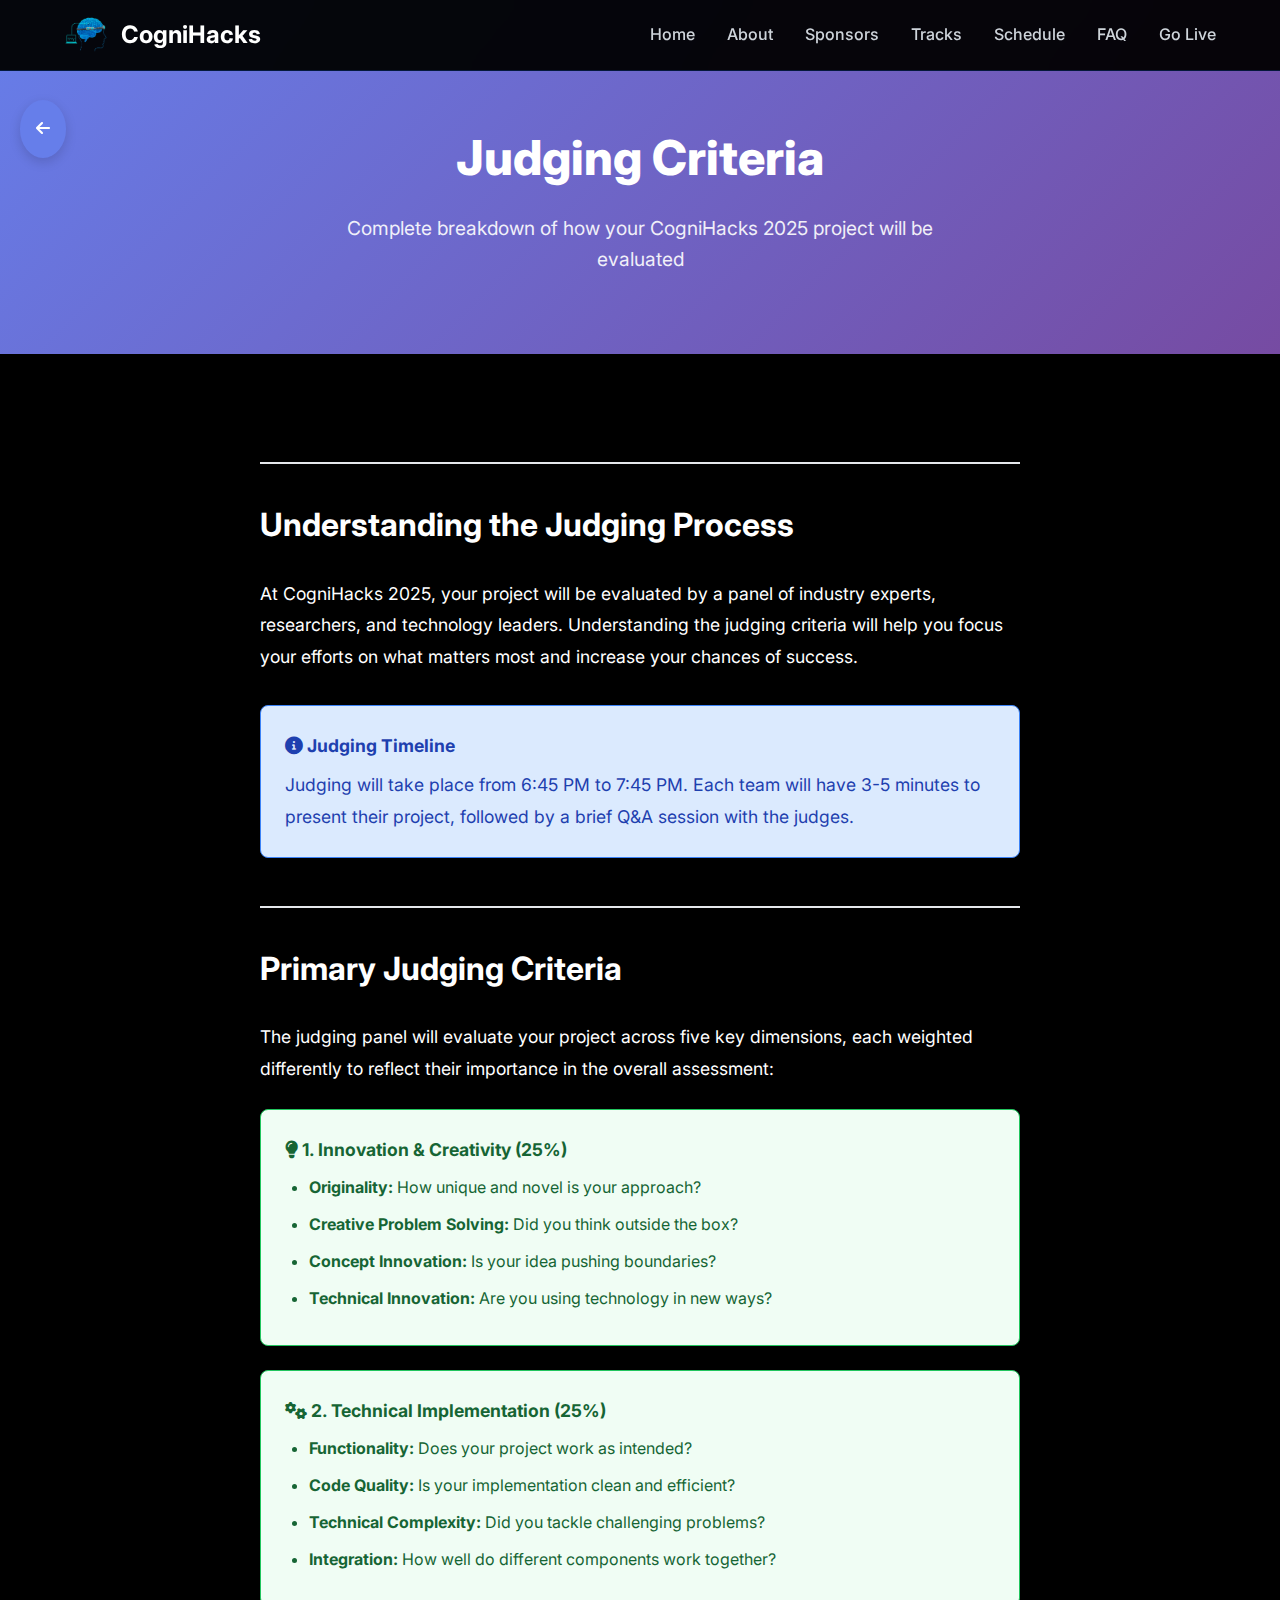
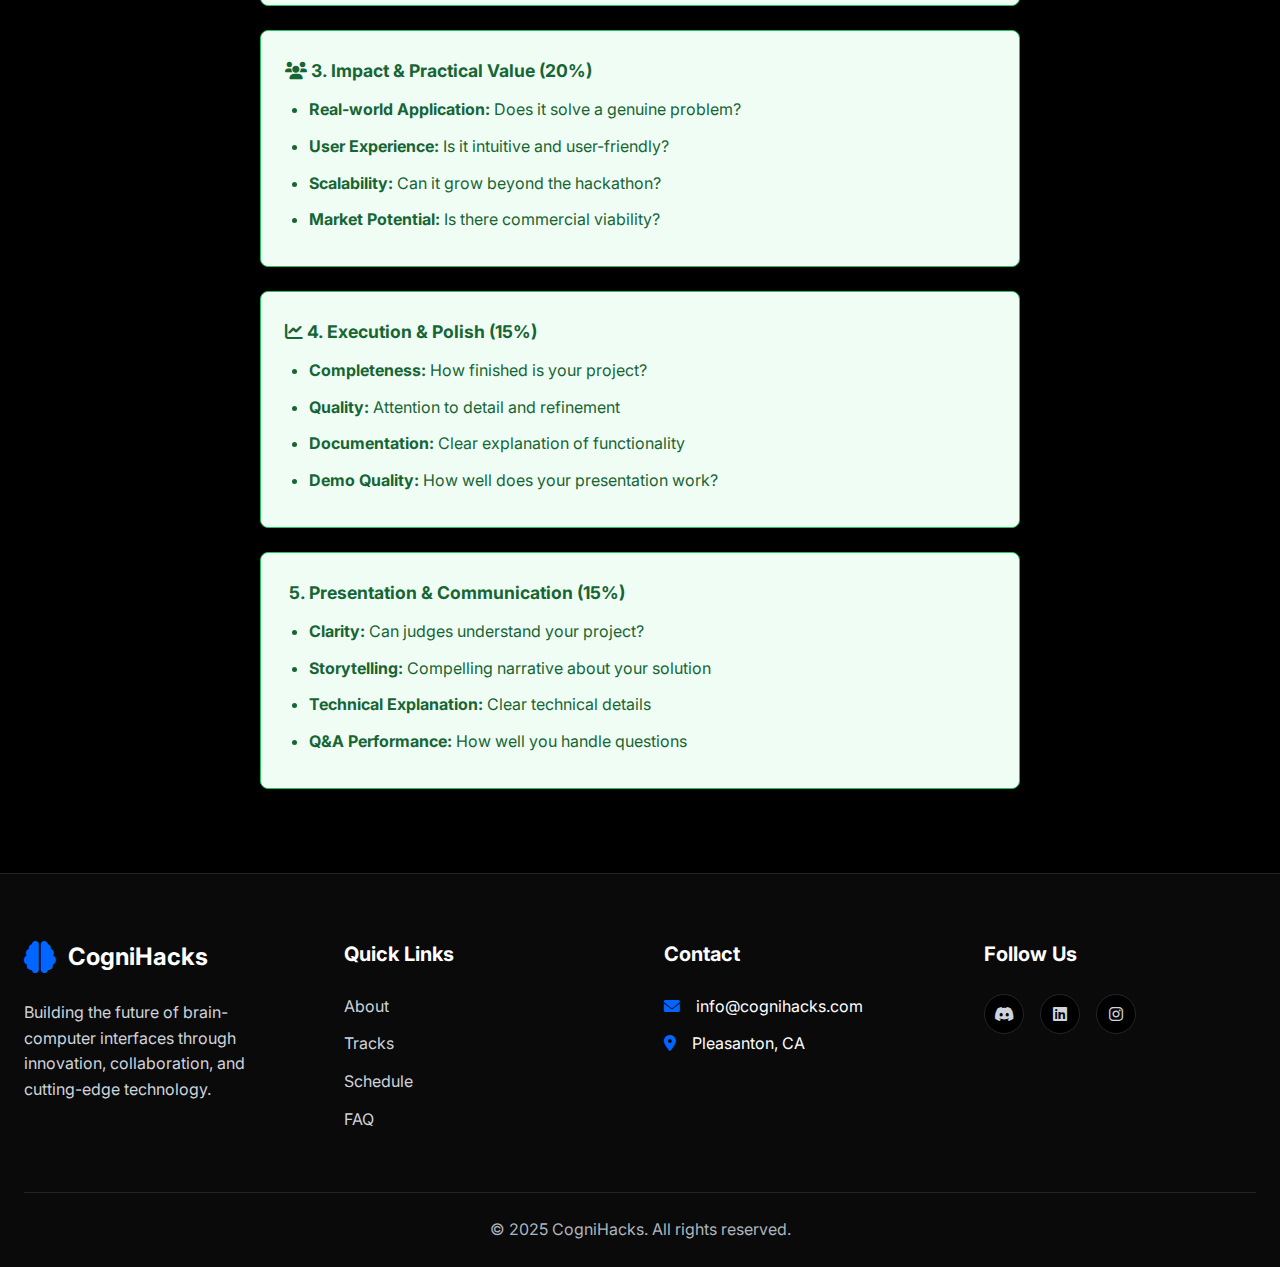
<file: resources/judging-criteria.html>
<!DOCTYPE html>
<html lang="en">
<head>
    <meta charset="UTF-8">
    <meta name="viewport" content="width=device-width, initial-scale=1.0">
    <title>Judging Criteria - CogniHacks 2025</title>
    <meta name="description" content="Complete judging criteria and evaluation guidelines for CogniHacks 2025 projects">
    <link rel="stylesheet" href="../styles.css">
    <link rel="stylesheet" href="https://cdnjs.cloudflare.com/ajax/libs/font-awesome/6.0.0/css/all.min.css">
    <link rel="preconnect" href="https://fonts.googleapis.com">
    <link rel="preconnect" href="https://fonts.gstatic.com" crossorigin>
    <link href="https://fonts.googleapis.com/css2?family=Inter:wght@300;400;500;600;700;800;900&display=swap" rel="stylesheet">
    <style>
        .resource-header {
            background: linear-gradient(135deg, #667eea 0%, #764ba2 100%);
            color: white;
            padding: 120px 0 80px;
            text-align: center;
        }

        .resource-header h1 {
            font-size: 3rem;
            font-weight: 800;
            margin-bottom: 1rem;
        }

        .resource-header p {
            font-size: 1.2rem;
            opacity: 0.9;
            max-width: 600px;
            margin: 0 auto;
        }

        .resource-content {
            max-width: 800px;
            margin: 0 auto;
            padding: 60px 20px;
            line-height: 1.8;
        }

        .resource-content h2 {
            color: #ffffff;
            font-size: 2rem;
            font-weight: 700;
            margin: 3rem 0 1.5rem 0;
            padding-top: 2rem;
            border-top: 2px solid #e5e7eb;
        }

        .resource-content h3 {
            color: #ffffff;
            font-size: 1.5rem;
            font-weight: 600;
            margin: 2rem 0 1rem 0;
        }

        .resource-content p {
            color: #ffffff;
            margin-bottom: 1.5rem;
            font-size: 1.1rem;
        }

        .resource-content ul, .resource-content ol {
            color: #ffffff;
            margin-bottom: 1.5rem;
            padding-left: 2rem;
        }

        .resource-content li {
            margin-bottom: 0.5rem;
        }

        .resource-content code {
            background: #f3f4f6;
            padding: 0.2rem 0.4rem;
            border-radius: 4px;
            font-family: 'Courier New', monospace;
            color: #000000;
        }

        .resource-content pre {
            background: #1f2937;
            color: #f9fafb;
            padding: 1.5rem;
            border-radius: 8px;
            overflow-x: auto;
            margin: 1.5rem 0;
        }

        .resource-content pre code {
            background: none;
            color: inherit;
            padding: 0;
        }

        .warning-box {
            background: #fef3c7;
            border: 1px solid #f59e0b;
            border-radius: 8px;
            padding: 1.5rem;
            margin: 2rem 0;
        }

        .warning-box h4 {
            color: #92400e;
            margin-bottom: 0.5rem;
            font-size: 1.1rem;
        }

        .warning-box p {
            color: #92400e;
            margin: 0;
        }

        .info-box {
            background: #dbeafe;
            border: 1px solid #3b82f6;
            border-radius: 8px;
            padding: 1.5rem;
            margin: 2rem 0;
        }

        .info-box h4 {
            color: #1e40af;
            margin-bottom: 0.5rem;
            font-size: 1.1rem;
        }

        .info-box p {
            color: #1e40af;
            margin: 0;
        }

        .criteria-box {
            background: #f0fdf4;
            border: 1px solid #22c55e;
            border-radius: 8px;
            padding: 1.5rem;
            margin: 1.5rem 0;
        }

        .criteria-box h4 {
            color: #166534;
            margin-bottom: 0.5rem;
            font-size: 1.1rem;
        }

        .criteria-box ul {
            color: #166534;
            margin: 0;
            padding-left: 1.5rem;
        }

        .back-button {
            position: fixed;
            top: 100px;
            left: 20px;
            background: #667eea;
            color: white;
            padding: 1rem;
            border-radius: 50%;
            text-decoration: none;
            box-shadow: 0 4px 12px rgba(0, 0, 0, 0.15);
            transition: all 0.3s ease;
            z-index: 1000;
        }

        .back-button:hover {
            background: #5a67d8;
            transform: translateY(-2px);
            box-shadow: 0 6px 20px rgba(0, 0, 0, 0.2);
        }

        @media (max-width: 768px) {
            .resource-header h1 {
                font-size: 2rem;
            }
            
            .resource-content {
                padding: 40px 20px;
            }
            
            .back-button {
                position: static;
                display: inline-block;
                margin-bottom: 2rem;
                border-radius: 8px;
            }
        }
    </style>
</head>
<body>
    <!-- Navigation -->
    <nav class="navbar" id="navbar">
        <div class="nav-container">
            <div class="nav-logo">
                <img src="../assets/sponsors/cognihacks-logo.png" alt="CogniHacks Logo" />
                <span class="logo-text">CogniHacks</span>
            </div>
            
            <div class="nav-menu" id="navMenu">
                <a href="../index.html#home" class="nav-link">Home</a>
                <a href="../index.html#about" class="nav-link">About</a>
                <a href="../index.html#sponsors" class="nav-link">Sponsors</a>
                <a href="../index.html#tracks" class="nav-link">Tracks</a>
                <a href="../index.html#schedule" class="nav-link">Schedule</a>
                <a href="../index.html#faq" class="nav-link">FAQ</a>
                <a href="../live.html" class="nav-link">Go Live</a>
            </div>
            
            <div class="nav-toggle" id="navToggle">
                <span></span>
                <span></span>
                <span></span>
            </div>
        </div>
    </nav>

    <!-- Back Button -->
    <a href="../live.html" class="back-button">
        <i class="fas fa-arrow-left"></i>
    </a>

    <!-- Resource Header -->
    <section class="resource-header">
        <h1>Judging Criteria</h1>
        <p>Complete breakdown of how your CogniHacks 2025 project will be evaluated</p>
    </section>

    <!-- Resource Content -->
    <section class="resource-content">
        <h2>Understanding the Judging Process</h2>
        
        <p>At CogniHacks 2025, your project will be evaluated by a panel of industry experts, researchers, and technology leaders. Understanding the judging criteria will help you focus your efforts on what matters most and increase your chances of success.</p>

        <div class="info-box">
            <h4><i class="fas fa-info-circle"></i> Judging Timeline</h4>
            <p>Judging will take place from 6:45 PM to 7:45 PM. Each team will have 3-5 minutes to present their project, followed by a brief Q&A session with the judges.</p>
        </div>

        <h2>Primary Judging Criteria</h2>
        
        <p>The judging panel will evaluate your project across five key dimensions, each weighted differently to reflect their importance in the overall assessment:</p>

        <div class="criteria-box">
            <h4><i class="fas fa-lightbulb"></i> 1. Innovation & Creativity (25%)</h4>
            <ul>
                <li><strong>Originality:</strong> How unique and novel is your approach?</li>
                <li><strong>Creative Problem Solving:</strong> Did you think outside the box?</li>
                <li><strong>Concept Innovation:</strong> Is your idea pushing boundaries?</li>
                <li><strong>Technical Innovation:</strong> Are you using technology in new ways?</li>
            </ul>
        </div>

        <div class="criteria-box">
            <h4><i class="fas fa-cogs"></i> 2. Technical Implementation (25%)</h4>
            <ul>
                <li><strong>Functionality:</strong> Does your project work as intended?</li>
                <li><strong>Code Quality:</strong> Is your implementation clean and efficient?</li>
                <li><strong>Technical Complexity:</strong> Did you tackle challenging problems?</li>
                <li><strong>Integration:</strong> How well do different components work together?</li>
            </ul>
        </div>

        <div class="criteria-box">
            <h4><i class="fas fa-users"></i> 3. Impact & Practical Value (20%)</h4>
            <ul>
                <li><strong>Real-world Application:</strong> Does it solve a genuine problem?</li>
                <li><strong>User Experience:</strong> Is it intuitive and user-friendly?</li>
                <li><strong>Scalability:</strong> Can it grow beyond the hackathon?</li>
                <li><strong>Market Potential:</strong> Is there commercial viability?</li>
            </ul>
        </div>

        <div class="criteria-box">
            <h4><i class="fas fa-chart-line"></i> 4. Execution & Polish (15%)</h4>
            <ul>
                <li><strong>Completeness:</strong> How finished is your project?</li>
                <li><strong>Quality:</strong> Attention to detail and refinement</li>
                <li><strong>Documentation:</strong> Clear explanation of functionality</li>
                <li><strong>Demo Quality:</strong> How well does your presentation work?</li>
            </ul>
        </div>

        <div class="criteria-box">
            <h4><i class="fas fa-presentation"></i> 5. Presentation & Communication (15%)</h4>
            <ul>
                <li><strong>Clarity:</strong> Can judges understand your project?</li>
                <li><strong>Storytelling:</strong> Compelling narrative about your solution</li>
                <li><strong>Technical Explanation:</strong> Clear technical details</li>
                <li><strong>Q&A Performance:</strong> How well you handle questions</li>
            </ul>
        </div>

        
    </section>

    <!-- Footer -->
    <footer class="footer">
        <div class="container">
            <div class="footer-content">
                <div class="footer-section">
                    <div class="footer-logo">
                        <i class="fas fa-brain"></i>
                        <span>CogniHacks</span>
                    </div>
                    <p>Building the future of brain-computer interfaces through innovation, collaboration, and cutting-edge technology.</p>
                </div>
                
                <div class="footer-section">
                    <h3>Quick Links</h3>
                    <ul class="footer-links">
                        <li><a href="#about">About</a></li>
                        <li><a href="#tracks">Tracks</a></li>
                        <li><a href="#schedule">Schedule</a></li>
                        <li><a href="#faq">FAQ</a></li>
                    </ul>
                </div>
                
                <div class="footer-section">
                    <h3>Contact</h3>
                    <ul class="footer-links">
                        <li><i class="fas fa-envelope"></i> info@cognihacks.com</li>
                    
                        <li><i class="fas fa-map-marker-alt"></i> Pleasanton, CA</li>
                    </ul>
                </div>
                
                <div class="footer-section">
                    <h3>Follow Us</h3>
                    <div class="social-links">
                        <a href="https://discord.gg/8YpqtHzU" class="social-link"><i class="fab fa-discord"></i></a>
                        <a href="https://www.linkedin.com/company/cognihacks/?viewAsMember=true" class="social-link"><i class="fab fa-linkedin"></i></a>
                        <a href="https://www.instagram.com/cognihacks/" class="social-link"><i class="fab fa-instagram"></i></a>
                    </div>
                </div>
            </div>
            
            <div class="footer-bottom">
                <p>&copy; 2025 CogniHacks. All rights reserved.</p>
            </div>
        </div>
    </footer>

    <script>
        // Mobile navigation toggle
        document.getElementById('navToggle').addEventListener('click', function() {
            document.getElementById('navMenu').classList.toggle('active');
            this.classList.toggle('active');
        });

        // Close mobile menu when clicking on a link
        document.querySelectorAll('.nav-link').forEach(link => {
            link.addEventListener('click', () => {
                document.getElementById('navMenu').classList.remove('active');
                this.classList.remove('active');
            });
        });
    </script>
</body>
</html>
</file>
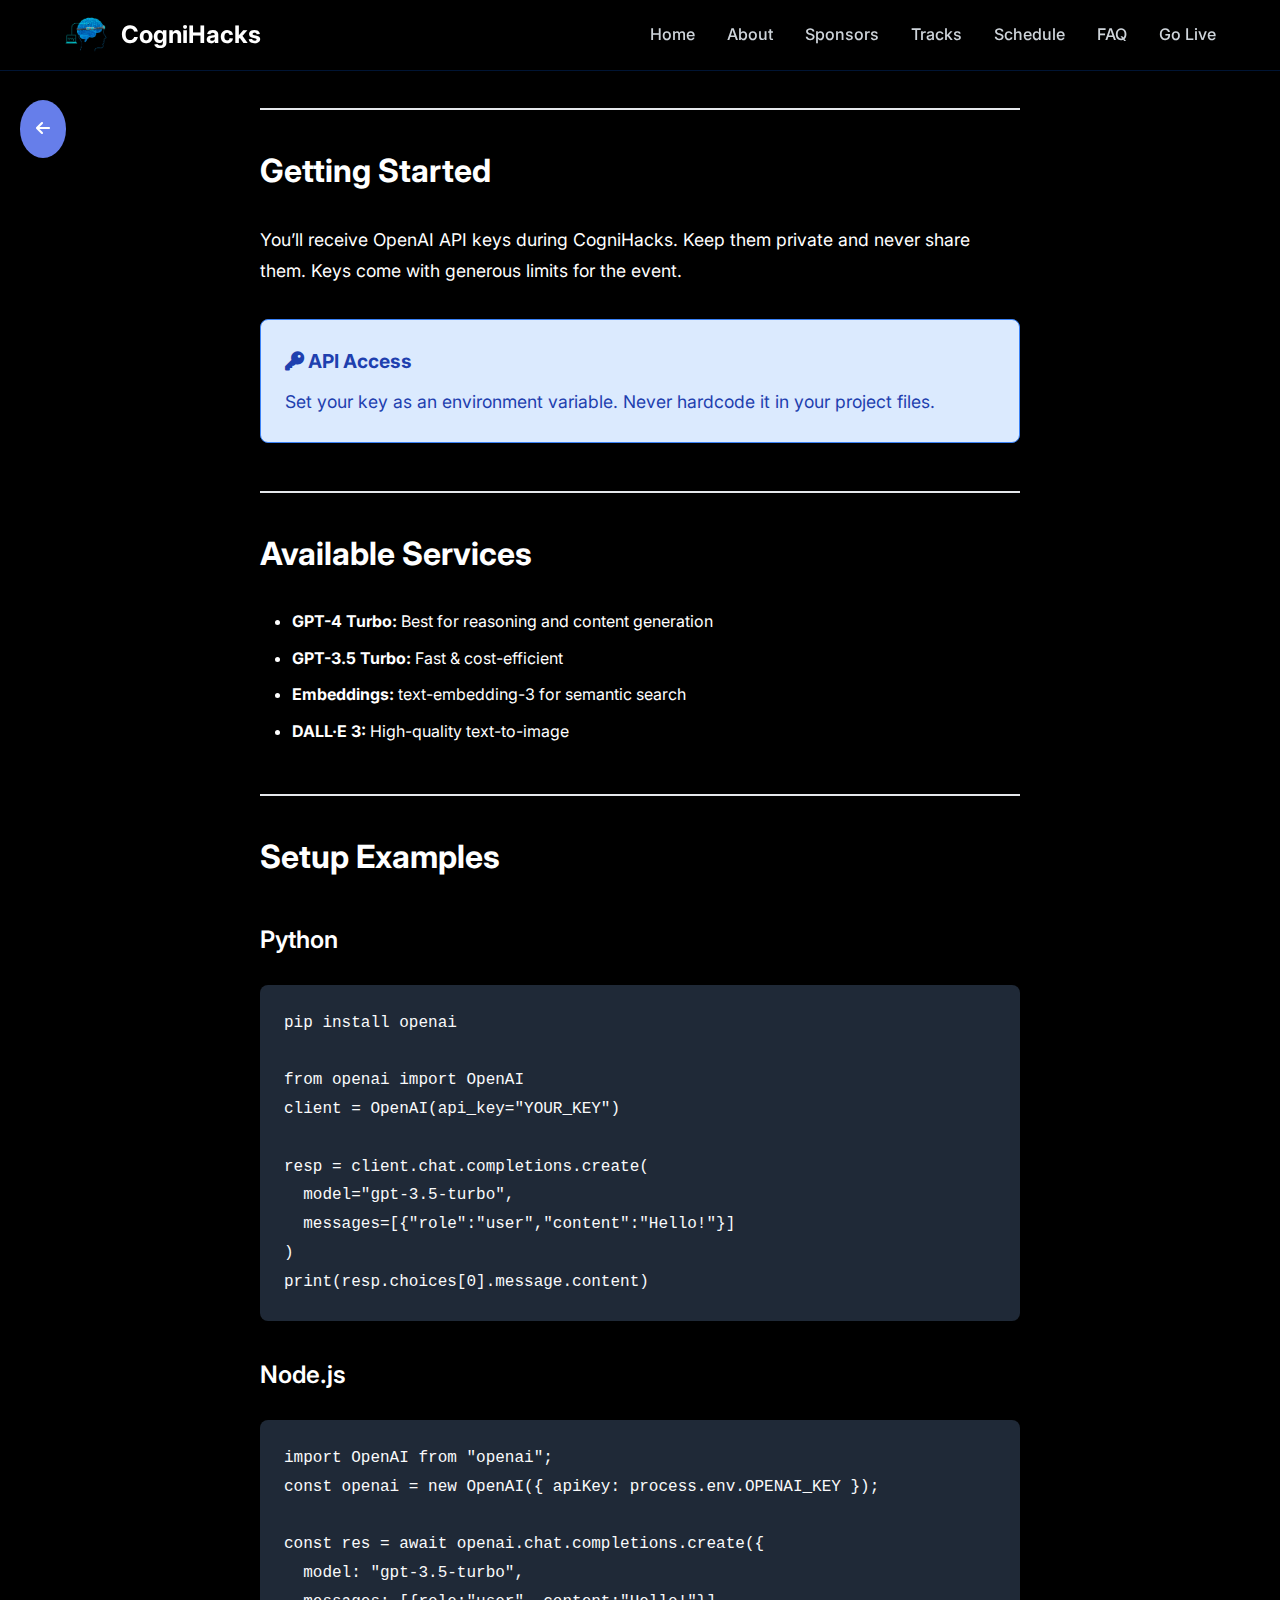
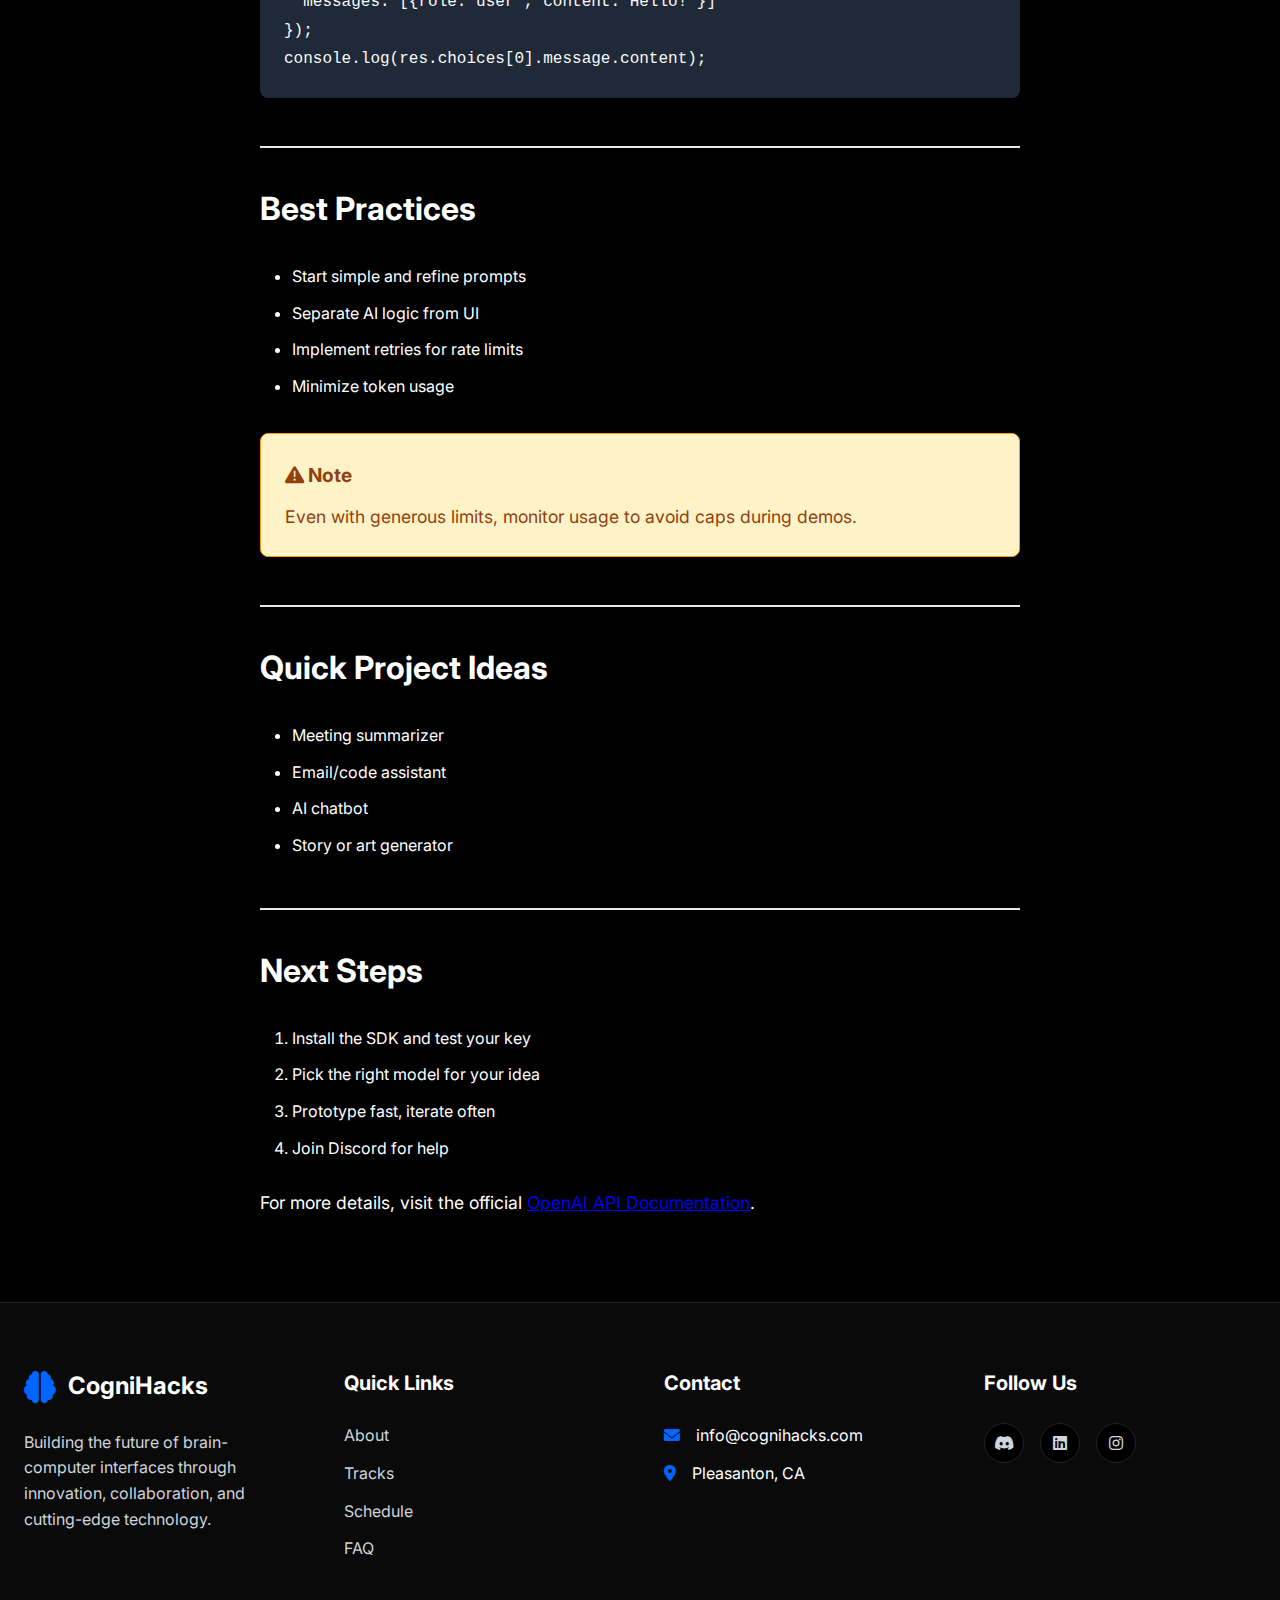
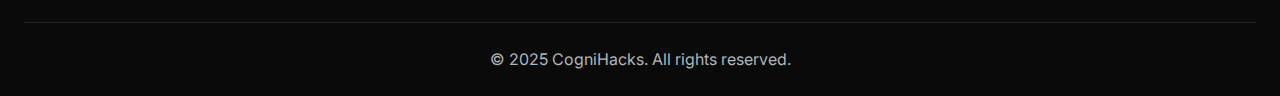
<file: resources/openai-api.html>
<!DOCTYPE html>
<html lang="en">
<head>
    <meta charset="UTF-8">
    <meta name="viewport" content="width=device-width, initial-scale=1.0">
    <title>OpenAI API Guide - CogniHacks 2025</title>
    <meta name="description" content="Complete guide to using OpenAI APIs for CogniHacks 2025 GenAI Track">
    <link rel="stylesheet" href="../styles.css">
    <link rel="stylesheet" href="https://cdnjs.cloudflare.com/ajax/libs/font-awesome/6.0.0/css/all.min.css">
    <link rel="preconnect" href="https://fonts.googleapis.com">
    <link rel="preconnect" href="https://fonts.gstatic.com" crossorigin>
    <link href="https://fonts.googleapis.com/css2?family=Inter:wght@300;400;500;600;700;800;900&display=swap" rel="stylesheet">
    <style>
        .resource-header {
            background: linear-gradient(135deg, #667eea 0%, #764ba2 100%);
            color: white;
            padding: 120px 0 80px;
            text-align: center;
        }

        .resource-header h1 {
            font-size: 3rem;
            font-weight: 800;
            margin-bottom: 1rem;
        }

        .resource-header p {
            font-size: 1.2rem;
            opacity: 0.9;
            max-width: 600px;
            margin: 0 auto;
        }

        .resource-content {
            max-width: 800px;
            margin: 0 auto;
            padding: 60px 20px;
            line-height: 1.8;
        }

        .resource-content h2 {
            color: #ffffff;
            font-size: 2rem;
            font-weight: 700;
            margin: 3rem 0 1.5rem 0;
            padding-top: 2rem;
            border-top: 2px solid #e5e7eb;
        }

        .resource-content h3 {
            color: #ffffff;
            font-size: 1.5rem;
            font-weight: 600;
            margin: 2rem 0 1rem 0;
        }

        .resource-content p {
            color: #ffffff;
            margin-bottom: 1.5rem;
            font-size: 1.1rem;
        }

        .resource-content ul, .resource-content ol {
            color: #ffffff;
            margin-bottom: 1.5rem;
            padding-left: 2rem;
        }

        .resource-content li {
            margin-bottom: 0.5rem;
        }

        .resource-content code {
            background: #f3f4f6;
            padding: 0.2rem 0.4rem;
            border-radius: 4px;
            font-family: 'Courier New', monospace;
            color: #000000;
        }

        .resource-content pre {
            background: #1f2937;
            color: #f9fafb;
            padding: 1.5rem;
            border-radius: 8px;
            overflow-x: auto;
            margin: 1.5rem 0;
        }

        .resource-content pre code {
            background: none;
            color: inherit;
            padding: 0;
        }

        .warning-box {
            background: #fef3c7;
            border: 1px solid #f59e0b;
            border-radius: 8px;
            padding: 1.5rem;
            margin: 2rem 0;
        }

        .warning-box h4 {
            color: #92400e;
            margin-bottom: 0.5rem;
            font-size: 1.2rem;
        }

        .warning-box p {
            color: #92400e;
            margin: 0;
        }

        .info-box {
            background: #dbeafe;
            border: 1px solid #3b82f6;
            border-radius: 8px;
            padding: 1.5rem;
            margin: 2rem 0;
        }

        .info-box h4 {
            color: #1e40af;
            margin-bottom: 0.5rem;
            font-size: 1.2rem;
        }

        .info-box p {
            color: #1e40af;
            margin: 0;
        }

        .step-box {
            background: #f0fdf4;
            border: 1px solid #22c55e;
            border-radius: 8px;
            padding: 1.5rem;
            margin: 1.5rem 0;
        }

        .step-box h4 {
            color: #166534;
            margin-bottom: 0.5rem;
            font-size: 1.2rem;
        }

        .step-box ol {
            color: #166534;
            margin: 0;
            padding-left: 1.5rem;
        }

        .back-button {
            position: fixed;
            top: 100px;
            left: 20px;
            background: #667eea;
            color: white;
            padding: 1rem;
            border-radius: 50%;
            text-decoration: none;
            box-shadow: 0 4px 12px rgba(0, 0, 0, 0.15);
            transition: all 0.3s ease;
            z-index: 1000;
        }

        .back-button:hover {
            background: #5a67d8;
            transform: translateY(-2px);
            box-shadow: 0 6px 20px rgba(0, 0, 0, 0.2);
        }

        @media (max-width: 768px) {
            .resource-header h1 {
                font-size: 2rem;
            }
            
            .resource-content {
                padding: 40px 20px;
            }
            
            .back-button {
                position: static;
                display: inline-block;
                margin-bottom: 2rem;
                border-radius: 8px;
            }
        }
    </style>
</head>
<body>
    <!-- Navigation -->
    <nav class="navbar" id="navbar">
        <div class="nav-container">
            <div class="nav-logo">
                <img src="../assets/sponsors/cognihacks-logo.png" alt="CogniHacks Logo" />
                <span class="logo-text">CogniHacks</span>
            </div>
            
            <div class="nav-menu" id="navMenu">
                <a href="../index.html#home" class="nav-link">Home</a>
                <a href="../index.html#about" class="nav-link">About</a>
                <a href="../index.html#sponsors" class="nav-link">Sponsors</a>
                <a href="../index.html#tracks" class="nav-link">Tracks</a>
                <a href="../index.html#schedule" class="nav-link">Schedule</a>
                <a href="../index.html#faq" class="nav-link">FAQ</a>
                <a href="../live.html" class="nav-link">Go Live</a>
            </div>
            
            <div class="nav-toggle" id="navToggle">
                <span></span>
                <span></span>
                <span></span>
            </div>
        </div>
    </nav>

    <!-- Back Button -->
    <a href="../live.html" class="back-button">
        <i class="fas fa-arrow-left"></i>
    </a>

    <!-- Resource Header -->
    <section class="resource-content">
        <h2>Getting Started</h2>
        <p>You’ll receive OpenAI API keys during CogniHacks. Keep them private and never share them. Keys come with generous limits for the event.</p>

        <div class="info-box">
            <h4><i class="fas fa-key"></i> API Access</h4>
            <p>Set your key as an environment variable. Never hardcode it in your project files.</p>
        </div>

        <h2>Available Services</h2>
        <ul>
            <li><strong>GPT-4 Turbo:</strong> Best for reasoning and content generation</li>
            <li><strong>GPT-3.5 Turbo:</strong> Fast & cost-efficient</li>
            <li><strong>Embeddings:</strong> text-embedding-3 for semantic search</li>
            <li><strong>DALL·E 3:</strong> High-quality text-to-image</li>
        </ul>

        <h2>Setup Examples</h2>
        <h3>Python</h3>
        <pre><code>pip install openai

from openai import OpenAI
client = OpenAI(api_key="YOUR_KEY")

resp = client.chat.completions.create(
  model="gpt-3.5-turbo",
  messages=[{"role":"user","content":"Hello!"}]
)
print(resp.choices[0].message.content)</code></pre>

        <h3>Node.js</h3>
        <pre><code>import OpenAI from "openai";
const openai = new OpenAI({ apiKey: process.env.OPENAI_KEY });

const res = await openai.chat.completions.create({
  model: "gpt-3.5-turbo",
  messages: [{role:"user", content:"Hello!"}]
});
console.log(res.choices[0].message.content);</code></pre>

        <h2>Best Practices</h2>
        <ul>
            <li>Start simple and refine prompts</li>
            <li>Separate AI logic from UI</li>
            <li>Implement retries for rate limits</li>
            <li>Minimize token usage</li>
        </ul>

        <div class="warning-box">
            <h4><i class="fas fa-exclamation-triangle"></i> Note</h4>
            <p>Even with generous limits, monitor usage to avoid caps during demos.</p>
        </div>

        <h2>Quick Project Ideas</h2>
        <ul>
            <li>Meeting summarizer</li>
            <li>Email/code assistant</li>
            <li>AI chatbot</li>
            <li>Story or art generator</li>
        </ul>

        <h2>Next Steps</h2>
        <ol>
            <li>Install the SDK and test your key</li>
            <li>Pick the right model for your idea</li>
            <li>Prototype fast, iterate often</li>
            <li>Join Discord for help</li>
        </ol>

        <p>For more details, visit the official <a href="https://platform.openai.com/docs" target="_blank">OpenAI API Documentation</a>.</p>
    </section>

    <!-- Footer -->
    <footer class="footer">
        <div class="container">
            <div class="footer-content">
                <div class="footer-section">
                    <div class="footer-logo">
                        <i class="fas fa-brain"></i>
                        <span>CogniHacks</span>
                    </div>
                    <p>Building the future of brain-computer interfaces through innovation, collaboration, and cutting-edge technology.</p>
                </div>
                
                <div class="footer-section">
                    <h3>Quick Links</h3>
                    <ul class="footer-links">
                        <li><a href="#about">About</a></li>
                        <li><a href="#tracks">Tracks</a></li>
                        <li><a href="#schedule">Schedule</a></li>
                        <li><a href="#faq">FAQ</a></li>
                    </ul>
                </div>
                
                <div class="footer-section">
                    <h3>Contact</h3>
                    <ul class="footer-links">
                        <li><i class="fas fa-envelope"></i> info@cognihacks.com</li>
                    
                        <li><i class="fas fa-map-marker-alt"></i> Pleasanton, CA</li>
                    </ul>
                </div>
                
                <div class="footer-section">
                    <h3>Follow Us</h3>
                    <div class="social-links">
                        <a href="https://discord.gg/8YpqtHzU" class="social-link"><i class="fab fa-discord"></i></a>
                        <a href="https://www.linkedin.com/company/cognihacks/?viewAsMember=true" class="social-link"><i class="fab fa-linkedin"></i></a>
                        <a href="https://www.instagram.com/cognihacks/" class="social-link"><i class="fab fa-instagram"></i></a>
                    </div>
                </div>
            </div>
            
            <div class="footer-bottom">
                <p>&copy; 2025 CogniHacks. All rights reserved.</p>
            </div>
        </div>
    </footer>

    <script>
        // Mobile navigation toggle
        document.getElementById('navToggle').addEventListener('click', function() {
            document.getElementById('navMenu').classList.toggle('active');
            this.classList.toggle('active');
        });

        // Close mobile menu when clicking on a link
        document.querySelectorAll('.nav-link').forEach(link => {
            link.addEventListener('click', () => {
                document.getElementById('navMenu').classList.remove('active');
                document.getElementById('navToggle').classList.remove('active');
            });
        });
    </script>
</body>
</html>
</file>
<file: styles.css>
/* ===== CSS VARIABLES ===== */
:root {
    /* Colors - Black & Blue Theme */
    --black: #000000;
    --black-dark: #0a0a0a;
    --black-light: #1a1a1a;
    --blue: #0066FF;
    --blue-dark: #0044CC;
    --blue-light: #3385FF;
    --blue-accent: #00CCFF;
    --blue-neon: #00FFFF;
    --white: #FFFFFF;
    --gray-50: #f8f9fa;
    --gray-100: #e9ecef;
    --gray-200: #dee2e6;
    --gray-300: #ced4da;
    --gray-400: #adb5bd;
    --gray-500: #6c757d;
    --gray-600: #495057;
    --gray-700: #343a40;
    --gray-800: #212529;
    --gray-900: #111111;
    
    /* Gradients */
    --gradient-primary: linear-gradient(135deg, var(--blue), var(--blue-accent));
    --gradient-secondary: linear-gradient(135deg, var(--blue-dark), var(--blue));
    --gradient-dark: linear-gradient(135deg, var(--black), var(--black-light));
    --gradient-hero: linear-gradient(135deg, var(--blue), var(--blue-neon));
    --gradient-metallic: linear-gradient(135deg, var(--blue), var(--blue-accent));
    --gradient-glow: linear-gradient(135deg, var(--blue-accent), var(--blue-neon));
    
    /* Typography */
    --font-family: 'Inter', -apple-system, BlinkMacSystemFont, 'Segoe UI', Roboto, sans-serif;
    --font-size-xs: 0.75rem;
    --font-size-sm: 0.875rem;
    --font-size-base: 1rem;
    --font-size-lg: 1.125rem;
    --font-size-xl: 1.25rem;
    --font-size-2xl: 1.5rem;
    --font-size-3xl: 1.875rem;
    --font-size-4xl: 2.25rem;
    --font-size-5xl: 3rem;
    --font-size-6xl: 3.75rem;
    
    /* Spacing */
    --spacing-xs: 0.5rem;
    --spacing-sm: 0.75rem;
    --spacing-md: 1rem;
    --spacing-lg: 1.5rem;
    --spacing-xl: 2rem;
    --spacing-2xl: 3rem;
    --spacing-3xl: 4rem;
    --spacing-4xl: 5rem;
    
    /* Shadows */
    --shadow-sm: 0 1px 2px 0 rgba(0, 0, 0, 0.05);
    --shadow-md: 0 4px 6px -1px rgba(0, 0, 0, 0.1);
    --shadow-lg: 0 10px 15px -3px rgba(0, 0, 0, 0.1);
    --shadow-xl: 0 20px 25px -5px rgba(0, 0, 0, 0.1);
    --shadow-2xl: 0 25px 50px -12px rgba(0, 0, 0, 0.25);
    --shadow-blue: 0 0 20px rgba(0, 102, 255, 0.3);
    --shadow-neon: 0 0 30px rgba(0, 255, 255, 0.4);
    
    /* Border Radius */
    --radius-sm: 0.25rem;
    --radius-md: 0.375rem;
    --radius-lg: 0.5rem;
    --radius-xl: 0.75rem;
    --radius-2xl: 1rem;
    --radius-full: 9999px;
    
    /* Transitions */
    --transition-fast: 0.15s ease;
    --transition-normal: 0.3s ease;
    --transition-slow: 0.5s ease;
    
    /* Z-Index */
    --z-dropdown: 1000;
    --z-sticky: 1020;
    --z-fixed: 1030;
    --z-modal: 1040;
    --z-popover: 1050;
    --z-tooltip: 1060;
    --z-loading: 1070;
}

/* ===== RESET & BASE STYLES ===== */
* {
    margin: 0;
    padding: 0;
    box-sizing: border-box;
}

main {
    width: 100%;
    max-width: 100vw;
    overflow-x: hidden;
}

/* Global width fix */
#root, .app, .website {
    width: 100%;
    max-width: 100vw;
    overflow-x: hidden;
}

html {
    scroll-behavior: smooth;
    overflow-x: hidden;
    max-width: 100vw;
    width: 100%;
    min-height: 100vh;
}

body {
    font-family: var(--font-family);
    line-height: 1.6;
    color: var(--white);
    background: var(--black);
    overflow-x: hidden;
    max-width: 100vw;
    width: 100%;
    min-height: 100vh;
}

/* ===== LOADING SCREEN ===== */
.loading-screen {
    position: fixed;
    top: 0;
    left: 0;
    width: 100%;
    height: 100%;
    background: var(--gradient-dark);
    display: flex;
    align-items: center;
    justify-content: center;
    z-index: var(--z-loading);
    transition: all var(--transition-slow);
}

.loading-screen.hidden {
    opacity: 0;
    visibility: hidden;
    transform: scale(0.95);
}

.loading-content {
    text-align: center;
    color: var(--white);
    animation: fadeInUp 0.8s ease-out;
}

.loading-logo {
    width: 120px;
    height: 80px;
    margin: 0 auto var(--spacing-lg);
    display: flex;
    align-items: center;
    justify-content: center;
    animation: logoPulse 2s ease-in-out infinite;
}

.loading-logo img {
    width: 100%;
    height: auto;
    object-fit: contain;
}

.loading-title {
    font-size: 2.5rem;
    font-weight: 800;
    margin-bottom: var(--spacing-lg);
    background: var(--gradient-hero);
    -webkit-background-clip: text;
    -webkit-text-fill-color: transparent;
    background-clip: text;
    animation: titleGlow 2s ease-in-out infinite;
}

.loading-subtitle {
    font-size: 1rem;
    color: var(--gray-300);
    margin-top: var(--spacing-lg);
    opacity: 0.8;
    animation: subtitleFade 2s ease-in-out infinite;
}

.loading-bar {
    width: 250px;
    height: 6px;
    background: rgba(255, 255, 255, 0.1);
    border-radius: var(--radius-full);
    margin: var(--spacing-lg) auto 0;
    overflow: hidden;
    backdrop-filter: blur(10px);
    border: 1px solid rgba(255, 255, 255, 0.2);
}

.loading-progress {
    width: 0%;
    height: 100%;
    background: var(--gradient-metallic);
    border-radius: var(--radius-full);
    animation: loading-progress 3s ease-in-out;
    box-shadow: var(--shadow-blue);
}

@keyframes loading-progress {
    0% { width: 0%; }
    100% { width: 100%; }
}

@keyframes logoPulse {
    0%, 100% { 
        transform: scale(1); 
    }
    50% { 
        transform: scale(1.05); 
    }
}

@keyframes titleGlow {
    0%, 100% { 
        filter: brightness(1);
        transform: scale(1);
    }
    50% { 
        filter: brightness(1.1);
        transform: scale(1.02);
    }
}

@keyframes subtitleFade {
    0%, 100% { opacity: 0.8; }
    50% { opacity: 1; }
}

/* ===== NAVIGATION ===== */
.navbar {
    position: fixed;
    top: 0;
    left: 0;
    width: 100%;
    background: rgba(0, 0, 0, 0.95);
    backdrop-filter: blur(20px);
    border-bottom: 1px solid rgba(0, 102, 255, 0.2);
    z-index: var(--z-fixed);
    transition: all var(--transition-normal);
}

.navbar.scrolled {
    background: rgba(0, 0, 0, 0.98);
    border-bottom-color: var(--blue);
    box-shadow: var(--shadow-blue);
}

.nav-container {
    max-width: 1200px;
    margin: 0 auto;
    padding: 0 var(--spacing-lg);
    display: flex;
    align-items: center;
    justify-content: space-between;
    height: 70px;
}

.nav-logo {
    display: flex;
    align-items: center;
    gap: var(--spacing-sm);
    font-size: 1.5rem;
    font-weight: 700;
    color: var(--white);
}

.nav-logo img {
    height: 40px;
    width: auto;
    object-fit: contain;
}

.nav-menu {
    display: flex;
    gap: var(--spacing-xl);
}

.nav-link {
    color: var(--gray-300);
    text-decoration: none;
    font-weight: 500;
    transition: all var(--transition-normal);
    position: relative;
}

.nav-link:hover,
.nav-link.active {
    color: var(--blue);
}

.nav-link::after {
    content: '';
    position: absolute;
    bottom: -5px;
    left: 0;
    width: 0;
    height: 2px;
    background: var(--blue);
    transition: width var(--transition-normal);
}

.nav-link:hover::after,
.nav-link.active::after {
    width: 100%;
}

.nav-toggle {
    display: none;
    flex-direction: column;
    gap: 4px;
    cursor: pointer;
    padding: var(--spacing-sm);
}

.nav-toggle span {
    width: 25px;
    height: 3px;
    background: var(--white);
    transition: all var(--transition-normal);
}

.nav-toggle.active span:nth-child(1) {
    transform: rotate(45deg) translate(5px, 5px);
}

.nav-toggle.active span:nth-child(2) {
    opacity: 0;
}

.nav-toggle.active span:nth-child(3) {
    transform: rotate(-45deg) translate(7px, -6px);
}

/* ===== MAIN CONTENT ===== */
.main-content {
    margin-top: 70px;
    overflow-x: hidden;
    max-width: 100vw;
    width: 100%;
}

/* ===== HERO SECTION ===== */
.hero-section {
    min-height: 100vh;
    background: var(--gradient-dark);
    position: relative;
    overflow: hidden;
    display: flex;
    align-items: center;
    justify-content: center;
    padding: var(--spacing-4xl) 0;
    width: 100%;
    max-width: 100vw;
}

.hero-section::before {
    content: '';
    position: absolute;
    top: 0;
    left: 0;
    width: 100%;
    height: 100%;
    background: 
        radial-gradient(circle at 20% 80%, rgba(0, 102, 255, 0.1) 0%, transparent 50%),
        radial-gradient(circle at 80% 20%, rgba(0, 204, 255, 0.1) 0%, transparent 50%),
        radial-gradient(circle at 40% 40%, rgba(0, 255, 255, 0.05) 0%, transparent 50%);
    pointer-events: none;
}

.hero-content {
    max-width: 1200px;
    margin: 0 auto;
    padding: 0 var(--spacing-lg);
    display: grid;
    grid-template-columns: 1fr 1fr;
    gap: var(--spacing-4xl);
    align-items: center;
    position: relative;
    z-index: 2;
}

.hero-text {
    color: var(--white);
}

.hero-logo {
    margin-bottom: var(--spacing-xl);
    text-align: center;
}

.hero-logo img {
    width: 200px;
    height: auto;
    object-fit: contain;
    margin: 0 auto;
}

.hero-title {
    font-size: var(--font-size-6xl);
    font-weight: 900;
    line-height: 1.1;
    margin-bottom: var(--spacing-xl);
}

.title-line {
    display: block;
    background: var(--gradient-hero);
    -webkit-background-clip: text;
    -webkit-text-fill-color: transparent;
    background-clip: text;
}

.hero-subtitle {
    font-size: var(--font-size-xl);
    color: var(--gray-300);
    margin-bottom: var(--spacing-2xl);
    line-height: 1.6;
}

.hero-stats {
    display: flex;
    gap: var(--spacing-2xl);
    margin-bottom: var(--spacing-2xl);
}

.stat-item {
    text-align: center;
}

.stat-number {
    display: block;
    font-size: var(--font-size-4xl);
    font-weight: 800;
    color: var(--blue);
    margin-bottom: var(--spacing-xs);
}

.stat-label {
    font-size: var(--font-size-sm);
    color: var(--gray-400);
    text-transform: uppercase;
    letter-spacing: 0.5px;
}

.hero-actions {
    display: flex;
    gap: var(--spacing-lg);
}

.btn {
    display: inline-flex;
    align-items: center;
    gap: var(--spacing-sm);
    padding: var(--spacing-md) var(--spacing-xl);
    border: none;
    border-radius: var(--radius-lg);
    font-size: var(--font-size-base);
    font-weight: 600;
    text-decoration: none;
    cursor: pointer;
    transition: all var(--transition-normal);
    position: relative;
    overflow: hidden;
}

.btn::before {
    content: '';
    position: absolute;
    top: 0;
    left: -100%;
    width: 100%;
    height: 100%;
    background: linear-gradient(90deg, transparent, rgba(255, 255, 255, 0.2), transparent);
    transition: left var(--transition-normal);
}

.btn:hover::before {
    left: 100%;
}

.btn-primary {
    background: var(--gradient-primary);
    color: var(--white);
    box-shadow: var(--shadow-blue);
}

.btn-primary:hover {
    transform: translateY(-2px);
    box-shadow: var(--shadow-neon);
}

.btn-secondary {
    background: transparent;
    color: var(--white);
    border: 2px solid var(--blue);
}

.btn-secondary:hover {
    background: var(--blue);
    transform: translateY(-2px);
    box-shadow: var(--shadow-blue);
}

.btn-large {
    padding: var(--spacing-lg) var(--spacing-2xl);
    font-size: var(--font-size-lg);
}

.btn-outline {
    background: var(--white);
    color: var(--black);
    border: 2px solid var(--blue);
    box-shadow: var(--shadow-md);
}

.btn-outline:hover {
    background: var(--blue);
    color: var(--white);
    transform: translateY(-2px);
    box-shadow: var(--shadow-lg);
}

.hero-visual {
    display: flex;
    align-items: center;
    justify-content: center;
}

.brain-interface {
    position: relative;
    width: 300px;
    height: 300px;
}

.brain-core {
    position: absolute;
    top: 50%;
    left: 50%;
    transform: translate(-50%, -50%);
    width: 120px;
    height: 120px;
    background: var(--gradient-metallic);
    border-radius: 50%;
    display: flex;
    align-items: center;
    justify-content: center;
    font-size: 3rem;
    color: var(--white);
    box-shadow: var(--shadow-neon);
    animation: brainPulse 3s ease-in-out infinite;
}

.brain-waves {
    position: absolute;
    top: 50%;
    left: 50%;
    transform: translate(-50%, -50%);
}

.wave {
    position: absolute;
    border: 2px solid var(--blue);
    border-radius: 50%;
    animation: waveExpand 4s ease-in-out infinite;
}

.wave-1 {
    width: 200px;
    height: 200px;
    animation-delay: 0s;
}

.wave-2 {
    width: 250px;
    height: 250px;
    animation-delay: 1s;
}

.wave-3 {
    width: 300px;
    height: 300px;
    animation-delay: 2s;
}

.connection-lines {
    position: absolute;
    top: 0;
    left: 0;
    width: 100%;
    height: 100%;
}

.line {
    position: absolute;
    background: var(--blue);
    animation: lineFlow 2s ease-in-out infinite;
}

.line:nth-child(1) {
    top: 20%;
    left: 20%;
    width: 60px;
    height: 2px;
    animation-delay: 0s;
}

.line:nth-child(2) {
    top: 60%;
    right: 20%;
    width: 2px;
    height: 60px;
    animation-delay: 0.5s;
}

.line:nth-child(3) {
    bottom: 20%;
    left: 40%;
    width: 80px;
    height: 2px;
    animation-delay: 1s;
}

.floating-elements {
    position: absolute;
    top: 0;
    left: 0;
    width: 100%;
    height: 100%;
    pointer-events: none;
    overflow: hidden;
}

.floating-element {
    position: absolute;
    color: var(--blue);
    opacity: 0.3;
    animation: float 6s ease-in-out infinite;
}

.floating-element:nth-child(1) {
    top: 20%;
    left: 10%;
    font-size: 2rem;
    animation-delay: 0s;
}

.floating-element:nth-child(2) {
    top: 60%;
    right: 15%;
    font-size: 1.5rem;
    animation-delay: 2s;
}

.floating-element:nth-child(3) {
    top: 80%;
    left: 20%;
    font-size: 1.8rem;
    animation-delay: 4s;
}

.floating-element:nth-child(4) {
    top: 30%;
    right: 25%;
    font-size: 2.2rem;
    animation-delay: 1s;
}

.scroll-indicator {
    position: absolute;
    bottom: var(--spacing-2xl);
    left: 50%;
    transform: translateX(-50%);
    color: var(--white);
    text-align: center;
    z-index: 2;
    opacity: 0.8;
}

.scroll-arrow {
    width: 3px;
    height: 25px;
    background: var(--white);
    margin: 0 auto var(--spacing-sm);
    position: relative;
    animation: scroll-bounce 2s infinite;
    border-radius: var(--radius-sm);
}

.scroll-arrow::after {
    content: '';
    position: absolute;
    bottom: 0;
    left: -3px;
    width: 9px;
    height: 9px;
    border-right: 2px solid var(--white);
    border-bottom: 2px solid var(--white);
    border-radius: 0;
    transform: rotate(45deg);
}

@keyframes scroll-bounce {
    0%, 20%, 50%, 80%, 100% { transform: translateY(0); }
    40% { transform: translateY(-10px); }
    60% { transform: translateY(-5px); }
}

@keyframes brainPulse {
    0%, 100% { transform: translate(-50%, -50%) scale(1); }
    50% { transform: translate(-50%, -50%) scale(1.1); }
}

@keyframes waveExpand {
    0% { transform: scale(0.8); opacity: 0.8; }
    50% { transform: scale(1.2); opacity: 0.4; }
    100% { transform: scale(0.8); opacity: 0.8; }
}

@keyframes lineFlow {
    0%, 100% { opacity: 0.3; }
    50% { opacity: 1; }
}

@keyframes float {
    0%, 100% { transform: translateY(0px) rotate(0deg); }
    33% { transform: translateY(-20px) rotate(120deg); }
    66% { transform: translateY(10px) rotate(240deg); }
}

/* ===== SECTIONS ===== */
.section {
    padding: var(--spacing-3xl) 0;
    position: relative;
    width: 100%;
    max-width: 100vw;
    overflow-x: hidden;
}

.section + .section {
    margin-top: var(--spacing-xl);
}

.container {
    max-width: 1400px;
    margin: 0 auto;
    padding: 0 var(--spacing-lg);
    width: 100%;
}

.section-header {
    text-align: center;
    margin-bottom: var(--spacing-2xl);
    padding: var(--spacing-lg) 0;
}

.section-title {
    font-size: var(--font-size-5xl);
    font-weight: 800;
    color: var(--white);
    margin-bottom: var(--spacing-md);
    background: var(--gradient-hero);
    -webkit-background-clip: text;
    -webkit-text-fill-color: transparent;
    background-clip: text;
}

.section-subtitle {
    font-size: var(--font-size-xl);
    color: var(--gray-300);
    max-width: 600px;
    margin: 0 auto;
}

/* ===== ABOUT SECTION ===== */
.about-section {
    background: var(--black-light);
    padding: var(--spacing-2xl) 0;
    margin: var(--spacing-xl) 0;
}

.about-grid {
    display: grid;
    grid-template-columns: repeat(auto-fit, minmax(280px, 1fr));
    gap: var(--spacing-xl);
    margin-bottom: var(--spacing-2xl);
    width: 100%;
}

.about-card {
    background: var(--black);
    padding: var(--spacing-2xl);
    border-radius: var(--radius-xl);
    text-align: center;
    box-shadow: var(--shadow-md);
    transition: all var(--transition-normal);
    border: 1px solid var(--gray-800);
    margin: var(--spacing-sm) 0;
}

.about-card:hover {
    transform: translateY(-5px);
    box-shadow: var(--shadow-xl);
    border-color: var(--blue);
}

.card-icon {
    width: 80px;
    height: 80px;
    background: var(--gradient-metallic);
    border-radius: 50%;
    display: flex;
    align-items: center;
    justify-content: center;
    margin: 0 auto var(--spacing-lg);
    font-size: 2rem;
    color: var(--white);
    box-shadow: var(--shadow-blue);
}

.about-card h3 {
    font-size: 1.5rem;
    font-weight: 700;
    color: var(--white);
    margin-bottom: var(--spacing-md);
}

.card-details {
    margin-top: var(--spacing-md);
}

.detail-main {
    font-size: 1.25rem;
    font-weight: 700;
    color: var(--blue);
    margin-bottom: var(--spacing-sm);
    line-height: 1.3;
    background: var(--gradient-primary);
    -webkit-background-clip: text;
    -webkit-text-fill-color: transparent;
    background-clip: text;
}

.detail-sub {
    font-size: 1rem;
    font-weight: 500;
    color: var(--gray-300);
    line-height: 1.4;
}

.about-features {
    display: grid;
    gap: var(--spacing-xl);
    padding: var(--spacing-lg) 0;
    margin-top: var(--spacing-lg);
}

.feature-item {
    display: grid;
    grid-template-columns: auto 1fr;
    gap: var(--spacing-xl);
    align-items: center;
}



.feature-icon {
    width: 100px;
    height: 100px;
    background: var(--gradient-secondary);
    border-radius: var(--radius-xl);
    display: flex;
    align-items: center;
    justify-content: center;
    font-size: 2.5rem;
    color: var(--white);
    flex-shrink: 0;
}

.feature-content h3 {
    font-size: 1.75rem;
    font-weight: 700;
    color: var(--white);
    margin-bottom: var(--spacing-md);
}

.feature-content p {
    font-size: 1.125rem;
    color: var(--gray-300);
    line-height: 1.6;
}

/* ===== SPONSORS SECTION ===== */
.sponsors-section {
    background: var(--black-dark);
    padding: var(--spacing-2xl) 0;
    margin: var(--spacing-xl) 0;
}

.sponsors-grid {
    display: grid;
    grid-template-columns: repeat(auto-fit, minmax(300px, 1fr));
    gap: var(--spacing-xl);
    margin-bottom: var(--spacing-2xl);
    width: 100%;
}

.sponsor-card {
    background: var(--black);
    padding: var(--spacing-2xl);
    border-radius: var(--radius-xl);
    text-align: center;
    box-shadow: var(--shadow-md);
    transition: all var(--transition-normal);
    border: 2px solid transparent;
    position: relative;
    overflow: hidden;
    min-height: 320px;
    display: flex;
    flex-direction: column;
    justify-content: space-between;
}

.sponsor-card::before {
    content: '';
    position: absolute;
    top: 0;
    left: 0;
    width: 100%;
    height: 4px;
    transition: all var(--transition-normal);
}

.sponsor-card.partner::before {
    background: var(--blue);
}

.sponsor-card.diamond::before {
    background: var(--blue-accent);
}

.sponsor-card.startup::before {
    background: var(--blue-light);
}

.sponsor-card:hover {
    transform: scale(1.02);
    box-shadow: var(--shadow-xl);
    border-color: var(--blue);
}

.sponsor-logos {
    margin: 0 auto var(--spacing-lg);
    display: flex;
    flex-direction: column;
    gap: var(--spacing-md);
    align-items: center;
    justify-content: center;
    min-height: 120px;
}

.logo-item {
    background: var(--black-light);
    padding: var(--spacing-md);
    border-radius: var(--radius-lg);
    max-width: 200px;
    max-height: 120px;
    display: flex;
    align-items: center;
    justify-content: center;
    border: 1px solid var(--gray-800);
    transition: all var(--transition-normal);
    overflow: hidden;
}

.logo-item img {
    max-width: 100%;
    max-height: 100%;
    width: auto;
    height: auto;
    object-fit: contain;
    transition: all var(--transition-normal);
}

.sponsor-card:hover .logo-item {
    transform: translateY(-2px);
    box-shadow: var(--shadow-md);
}

/* Tier-specific logo-item styling */
.sponsor-card.partner .logo-item {
    background: rgba(255, 215, 0, 0.1);
    border: 1px solid rgba(255, 215, 0, 0.3);
}

.sponsor-card.diamond .logo-item {
    background: rgba(0, 102, 255, 0.1);
    border: 1px solid rgba(0, 102, 255, 0.3);
}

.sponsor-card.startup .logo-item {
    background: rgba(34, 197, 94, 0.1);
    border: 1px solid rgba(34, 197, 94, 0.3);
}

.sponsor-info h3 {
    font-size: 1.5rem;
    font-weight: 700;
    margin-bottom: var(--spacing-sm);
}

.sponsor-info p {
    line-height: 1.6;
    margin-bottom: var(--spacing-lg);
}

.sponsor-tier {
    display: inline-block;
    padding: var(--spacing-xs) var(--spacing-md);
    border-radius: var(--radius-full);
    font-size: 0.875rem;
    font-weight: 600;
    text-transform: uppercase;
    letter-spacing: 0.5px;
}

.sponsor-card.partner .sponsor-tier {
    background: var(--blue);
    color: var(--white);
    box-shadow: var(--shadow-blue);
}

.sponsor-card.diamond .sponsor-tier {
    background: var(--blue-accent);
    color: var(--white);
    box-shadow: 0 4px 15px rgba(0, 204, 255, 0.4);
}

.sponsor-card.startup .sponsor-tier {
    background: var(--blue-light);
    color: var(--white);
    box-shadow: 0 4px 15px rgba(51, 133, 255, 0.4);
}

/* Logo link styling */
.logo-item a {
    display: block;
    width: 100%;
    height: 100%;
    text-decoration: none;
    color: inherit;
    transition: all var(--transition-normal);
}

.logo-item a:hover {
    transform: scale(1.05);
}

.logo-item a:focus {
    outline: 2px solid var(--blue);
    outline-offset: 2px;
}

/* Partner Tier Text Colors */
.sponsor-card.partner .sponsor-info h3 {
    color: var(--blue);
}

.sponsor-card.partner .sponsor-info p {
    color: var(--gray-300);
}

/* Diamond Tier Text Colors */
.sponsor-card.diamond .sponsor-info h3 {
    color: var(--blue-accent);
}

.sponsor-card.diamond .sponsor-info p {
    color: var(--gray-300);
}

/* Startup Tier Text Colors */
.sponsor-card.startup .sponsor-info h3 {
    color: var(--blue-light);
}

.sponsor-card.startup .sponsor-info p {
    color: var(--gray-300);
}

/* ===== TRACKS SECTION ===== */
.tracks-section {
    background: var(--black);
}

.tracks-grid {
    display: grid;
    grid-template-columns: repeat(auto-fit, minmax(300px, 1fr));
    gap: var(--spacing-xl);
    padding: var(--spacing-md) 0;
    margin-top: var(--spacing-lg);
    width: 100%;
}

.track-card {
    background: var(--black-light);
    padding: var(--spacing-2xl);
    border-radius: var(--radius-xl);
    border: 2px solid var(--gray-800);
    transition: all var(--transition-normal);
    position: relative;
    overflow: hidden;
    margin: var(--spacing-sm) 0;
}

.track-card::before {
    content: '';
    position: absolute;
    top: 0;
    left: 0;
    width: 100%;
    height: 4px;
    background: var(--gradient-primary);
    transform: scaleX(0);
    transition: transform var(--transition-normal);
}

.track-card:hover::before {
    transform: scaleX(1);
}

.track-card:hover {
    transform: translateY(-5px);
    box-shadow: var(--shadow-xl);
    border-color: var(--blue);
}

.track-header {
    display: flex;
    align-items: center;
    gap: var(--spacing-lg);
    margin-bottom: var(--spacing-lg);
}

.track-icon {
    width: 60px;
    height: 60px;
    background: var(--gradient-metallic);
    border-radius: var(--radius-lg);
    display: flex;
    align-items: center;
    justify-content: center;
    font-size: 1.5rem;
    color: var(--white);
    flex-shrink: 0;
    box-shadow: var(--shadow-blue);
}

.track-card h3 {
    font-size: 1.5rem;
    font-weight: 700;
    color: var(--white);
}

.track-card p {
    color: var(--gray-300);
    line-height: 1.6;
    margin-bottom: var(--spacing-lg);
}

.track-tags {
    display: flex;
    gap: var(--spacing-sm);
    flex-wrap: wrap;
}

.tag {
    background: var(--gray-800);
    color: var(--gray-300);
    padding: var(--spacing-xs) var(--spacing-sm);
    border-radius: var(--radius-full);
    font-size: 0.875rem;
    font-weight: 500;
}

/* ===== SCHEDULE SECTION ===== */
.schedule-section {
    background: var(--black-light);
}

.timeline {
    position: relative;
    max-width: 800px;
    margin: 0 auto;
    padding: var(--spacing-lg) 0;
}

.timeline::before {
    content: '';
    position: absolute;
    left: 0;
    top: 0;
    bottom: 0;
    width: 2px;
    background: var(--blue);
}

.timeline-item {
    display: grid;
    grid-template-columns: auto 1fr;
    gap: var(--spacing-xl);
    align-items: center;
    margin-bottom: var(--spacing-xl);
    position: relative;
    padding-left: var(--spacing-lg);
}



.timeline-time {
    background: var(--blue);
    color: var(--white);
    padding: var(--spacing-sm) var(--spacing-md);
    border-radius: var(--radius-full);
    font-weight: 600;
    text-align: center;
    box-shadow: var(--shadow-blue);
}

.timeline-content {
    background: var(--black);
    padding: var(--spacing-lg);
    border-radius: var(--radius-lg);
    border: 1px solid var(--gray-800);
}

.timeline-content h3 {
    color: var(--white);
    margin-bottom: var(--spacing-sm);
}

.timeline-content p {
    color: var(--gray-300);
}

/* ===== FAQ SECTION ===== */
.faq-section {
    background: var(--black);
}

/* Hidden FAQ items */
.hidden-faq {
    display: none;
    opacity: 0;
    transform: translateY(20px);
    transition: all var(--transition-normal);
}

.hidden-faq.show {
    display: block;
    opacity: 1;
    transform: translateY(0);
}

/* FAQ Toggle Button */
.faq-toggle {
    text-align: center;
    margin-top: var(--spacing-2xl);
    margin-bottom: var(--spacing-xl);
    padding: var(--spacing-lg) 0;
    width: 100%;
}

.faq-toggle .btn {
    min-width: 200px;
    padding: var(--spacing-md) var(--spacing-xl);
    margin: 0 auto;
    display: inline-flex;
    align-items: center;
    justify-content: center;
    gap: var(--spacing-sm);
    transition: all var(--transition-normal);
}

.faq-toggle .btn:hover {
    transform: translateY(-2px);
    box-shadow: var(--shadow-lg);
}

.faq-grid {
    max-width: 800px;
    margin: 0 auto var(--spacing-xl);
    width: 100%;
}

.faq-item {
    background: var(--black-light);
    border-radius: var(--radius-lg);
    margin-bottom: var(--spacing-lg);
    border: 1px solid var(--gray-800);
    overflow: hidden;
}

.faq-question {
    padding: var(--spacing-lg);
    cursor: pointer;
    display: flex;
    align-items: center;
    justify-content: space-between;
    transition: all var(--transition-normal);
}

.faq-question:hover {
    background: var(--gray-800);
}

.faq-question h3 {
    color: var(--white);
    margin: 0;
}

.faq-question i {
    color: var(--blue);
    transition: transform var(--transition-normal);
}

.faq-item.active .faq-question i {
    transform: rotate(180deg);
}

.faq-answer {
    max-height: 0;
    overflow: hidden;
    transition: max-height var(--transition-normal);
}

.faq-item.active .faq-answer {
    max-height: 200px;
}

.faq-answer p {
    padding: 0 var(--spacing-lg) var(--spacing-lg);
    color: var(--gray-300);
    margin: 0;
}

/* ===== REGISTRATION SECTION ===== */
.register-section {
    background: var(--black-light);
}

.register-content {
    display: flex;
    flex-direction: column;
    align-items: center;
    text-align: center;
    max-width: 800px;
    margin: 0 auto;
}

.register-text h2 {
    font-size: var(--font-size-4xl);
    font-weight: 800;
    color: var(--white);
    margin-bottom: var(--spacing-lg);
}

.register-text p {
    font-size: var(--font-size-lg);
    color: var(--gray-300);
    margin-bottom: var(--spacing-2xl);
    line-height: 1.6;
}

.countdown {
    display: grid;
    grid-template-columns: repeat(4, 1fr);
    gap: var(--spacing-lg);
    margin-top: var(--spacing-xl);
}

.countdown-item {
    text-align: center;
    background: var(--black);
    padding: var(--spacing-lg);
    border-radius: var(--radius-lg);
    border: 1px solid var(--gray-800);
}

.countdown-number {
    display: block;
    font-size: var(--font-size-3xl);
    font-weight: 800;
    color: var(--blue);
    margin-bottom: var(--spacing-xs);
}

.countdown-label {
    font-size: var(--font-size-sm);
    color: var(--gray-400);
    text-transform: uppercase;
    letter-spacing: 0.5px;
}

.join-button-container {
    margin-top: var(--spacing-2xl);
    text-align: center;
}

.join-button-container .btn {
    padding: var(--spacing-lg) var(--spacing-2xl);
    font-size: var(--font-size-lg);
    text-decoration: none;
    display: inline-flex;
    align-items: center;
    gap: var(--spacing-sm);
}



/* ===== FOOTER ===== */
.footer {
    background: var(--black-dark);
    border-top: 1px solid var(--gray-800);
    padding: var(--spacing-3xl) 0 var(--spacing-lg);
}

.footer-content {
    display: grid;
    grid-template-columns: repeat(auto-fit, minmax(250px, 1fr));
    gap: var(--spacing-2xl);
    margin-bottom: var(--spacing-2xl);
}

.footer-logo {
    display: flex;
    align-items: center;
    gap: var(--spacing-sm);
    font-size: 1.5rem;
    font-weight: 700;
    color: var(--white);
    margin-bottom: var(--spacing-lg);
}

.footer-logo i {
    color: var(--blue);
    font-size: 2rem;
}

.footer-section h3 {
    color: var(--white);
    margin-bottom: var(--spacing-lg);
    font-size: 1.25rem;
}

.footer-section p {
    color: var(--gray-300);
    line-height: 1.6;
}

.footer-links {
    list-style: none;
}

.footer-links li {
    margin-bottom: var(--spacing-sm);
}

.footer-links a {
    color: var(--gray-300);
    text-decoration: none;
    transition: color var(--transition-normal);
}

.footer-links a:hover {
    color: var(--blue);
}

.footer-links i {
    color: var(--blue);
    margin-right: var(--spacing-sm);
}

.social-links {
    display: flex;
    gap: var(--spacing-md);
}

.social-link {
    display: flex;
    align-items: center;
    justify-content: center;
    width: 40px;
    height: 40px;
    background: var(--black);
    color: var(--gray-300);
    border-radius: 50%;
    text-decoration: none;
    transition: all var(--transition-normal);
    border: 1px solid var(--gray-800);
}

.social-link:hover {
    background: var(--blue);
    color: var(--white);
    transform: translateY(-2px);
    box-shadow: var(--shadow-blue);
}

.footer-bottom {
    text-align: center;
    padding-top: var(--spacing-lg);
    border-top: 1px solid var(--gray-800);
    color: var(--gray-400);
}

/* ===== BACK TO TOP ===== */
.back-to-top {
    position: fixed;
    bottom: var(--spacing-xl);
    right: var(--spacing-xl);
    width: 50px;
    height: 50px;
    background: var(--blue);
    color: var(--white);
    border: none;
    border-radius: 50%;
    cursor: pointer;
    display: flex;
    align-items: center;
    justify-content: center;
    font-size: 1.25rem;
    opacity: 0;
    visibility: hidden;
    transition: all var(--transition-normal);
    z-index: var(--z-fixed);
}

.back-to-top.visible {
    opacity: 1;
    visibility: visible;
}

.back-to-top:hover {
    background: var(--blue-accent);
    transform: translateY(-2px);
    box-shadow: var(--shadow-blue);
}

/* ===== NOTIFICATION ===== */
.notification {
    position: fixed;
    top: var(--spacing-xl);
    right: var(--spacing-xl);
    background: var(--black);
    color: var(--white);
    padding: var(--spacing-lg);
    border-radius: var(--radius-lg);
    border: 1px solid var(--blue);
    box-shadow: var(--shadow-xl);
    z-index: var(--z-modal);
    transform: translateX(100%);
    transition: transform var(--transition-normal);
}

.notification.show {
    transform: translateX(0);
}

.notification-content {
    display: flex;
    align-items: center;
    gap: var(--spacing-md);
}

.notification-close {
    background: none;
    border: none;
    color: var(--gray-400);
    cursor: pointer;
    font-size: 1.25rem;
    padding: 0;
}

.notification-close:hover {
    color: var(--white);
}

/* ===== ANIMATIONS ===== */
@keyframes fadeInUp {
    from {
        opacity: 0;
        transform: translateY(30px);
    }
    to {
        opacity: 1;
        transform: translateY(0);
    }
}

@keyframes fadeInLeft {
    from {
        opacity: 0;
        transform: translateX(-30px);
    }
    to {
        opacity: 1;
        transform: translateX(0);
    }
}

[data-aos] {
    opacity: 0;
    transition: all 0.6s ease;
}

[data-aos].aos-animate {
    opacity: 1;
}

[data-aos="fade-up"] {
    transform: translateY(30px);
}

[data-aos="fade-up"].aos-animate {
    transform: translateY(0);
}

[data-aos="fade-right"] {
    transform: translateX(-30px);
}

[data-aos="fade-right"].aos-animate {
    transform: translateX(0);
}

[data-aos="fade-left"] {
    transform: translateX(30px);
}

[data-aos="fade-left"].aos-animate {
    transform: translateX(0);
}

[data-aos="zoom-in"] {
    transform: scale(0.8);
}

[data-aos="zoom-in"].aos-animate {
    transform: scale(1);
}

/* ===== MOBILE RESPONSIVENESS ===== */
@media (max-width: 768px) {
    .nav-menu {
        position: fixed;
        top: 70px;
        left: 0;
        width: 100%;
        background: rgba(0, 0, 0, 0.98);
        backdrop-filter: blur(20px);
        flex-direction: column;
        padding: var(--spacing-xl);
        gap: var(--spacing-lg);
        transform: translateY(-100%);
        opacity: 0;
        transition: all var(--transition-normal);
        z-index: var(--z-fixed);
    }
    
    .nav-menu.active {
        transform: translateY(0);
        opacity: 1;
    }
    
    .nav-logo img {
        height: 32px;
    }
    
    .nav-toggle {
        display: flex;
    }
    
    .hero-content {
        grid-template-columns: 1fr;
        text-align: center;
        gap: var(--spacing-2xl);
    }
    
    .hero-title {
        font-size: var(--font-size-5xl);
        line-height: 1.2;
    }
    
    .hero-subtitle {
        font-size: 1.125rem;
        line-height: 1.5;
    }
    
    .hero-stats {
        flex-direction: column;
        gap: var(--spacing-lg);
    }
    
    .loading-logo {
        width: 100px;
        height: 60px;
    }
    
    .hero-logo img {
        width: 150px;
    }
    
    .hero-actions {
        gap: var(--spacing-md);
        justify-content: center;
    }
    
    .btn-large {
        padding: var(--spacing-md) var(--spacing-lg);
        font-size: 1rem;
    }
    
    .hero-visual {
        order: -1;
    }
    
    .brain-interface {
        width: 250px;
        height: 250px;
    }
    
    .floating-elements,
    .scroll-indicator {
        display: none;
    }
    
    .section {
        padding: var(--spacing-xl) 0;
    }
    
    .section + .section {
        margin-top: var(--spacing-lg);
    }
    
    .section-header {
        margin-bottom: var(--spacing-xl);
        padding: var(--spacing-md) 0;
    }
    
    .section-title {
        font-size: 2rem;
        line-height: 1.2;
    }
    
    .container {
        padding: 0 var(--spacing-md);
        max-width: 100%;
    }
    
    .about-grid,
    .tracks-grid,
    .timeline,
    .faq-grid,
    .register-content {
        padding: var(--spacing-md) 0;
        margin-top: var(--spacing-md);
    }
    
    .sponsors-grid {
        grid-template-columns: 1fr;
        gap: var(--spacing-lg);
        width: 100%;
        max-width: 100%;
    }
    
    .sponsor-card {
        padding: var(--spacing-lg);
        min-height: 280px;
    }
    
    .sponsor-logos {
        min-height: 100px;
        gap: var(--spacing-sm);
    }
    
    .logo-item {
        padding: var(--spacing-sm);
        max-width: 160px;
        max-height: 100px;
    }
    
    .logo-item img {
        max-width: 100%;
        max-height: 100%;
    }
    
    .register-content {
        max-width: 100%;
        padding: 0 var(--spacing-md);
    }
    
    .join-button-container {
        margin-top: var(--spacing-xl);
      
    }
    
    .join-button-container .btn {
        padding: var(--spacing-md) var(--spacing-xl);
        font-size: var(--font-size-base);
        padding-bottom: 20px;
    }
    
    .countdown {
        grid-template-columns: repeat(2, 1fr);
        gap: var(--spacing-md);
    }
    
    .timeline-item {
        grid-template-columns: auto 1fr;
        gap: var(--spacing-md);
        padding-left: var(--spacing-md);
    }
    
    .timeline-time {
        grid-column: 1;
        justify-self: start;
    }
    
    .timeline-content {
        grid-column: 2;
        text-align: left;
    }
    
    .timeline::before {
        left: 0;
    }
    
    .faq-toggle {
        margin-top: var(--spacing-xl);
        margin-bottom: var(--spacing-lg);
        padding: var(--spacing-md) 0;
    }
    
    .faq-toggle .btn {
        min-width: 180px;
        padding: var(--spacing-sm) var(--spacing-lg);
        font-size: var(--font-size-sm);
    }
    
    .feature-item {
        grid-template-columns: 1fr;
        gap: var(--spacing-lg);
        text-align: center;
    }
    
    .feature-item:nth-child(even) {
        direction: ltr;
    }
    
    .back-to-top {
        bottom: var(--spacing-md);
        right: var(--spacing-md);
        width: 45px;
        height: 45px;
    }
    
    .notification {
        top: var(--spacing-md);
        right: var(--spacing-md);
        left: var(--spacing-md);
    }
}

@media (max-width: 480px) {
    .container {
        padding: 0 var(--spacing-md);
    }
    
    .hero-title {
        font-size: 2rem;
        line-height: 1.2;
    }
    
    .hero-subtitle {
        font-size: 1rem;
        line-height: 1.5;
    }
    
    .section-title {
        font-size: 1.75rem;
        line-height: 1.2;
    }
    
    .section {
        padding: var(--spacing-lg) 0;
    }
    
    .about-card,
    .track-card {
        padding: var(--spacing-lg);
    }
    
    .detail-main {
        font-size: 1.1rem !important;
    }
    
    .detail-sub {
        font-size: 0.9rem;
    }
    
    .countdown {
        grid-template-columns: 1fr;
    }
    
    .form {
        padding: var(--spacing-lg);
    }
    
    .footer-content {
        grid-template-columns: 1fr;
        text-align: center;
    }
    
    .social-links {
        justify-content: center;
    }
}
</file>
